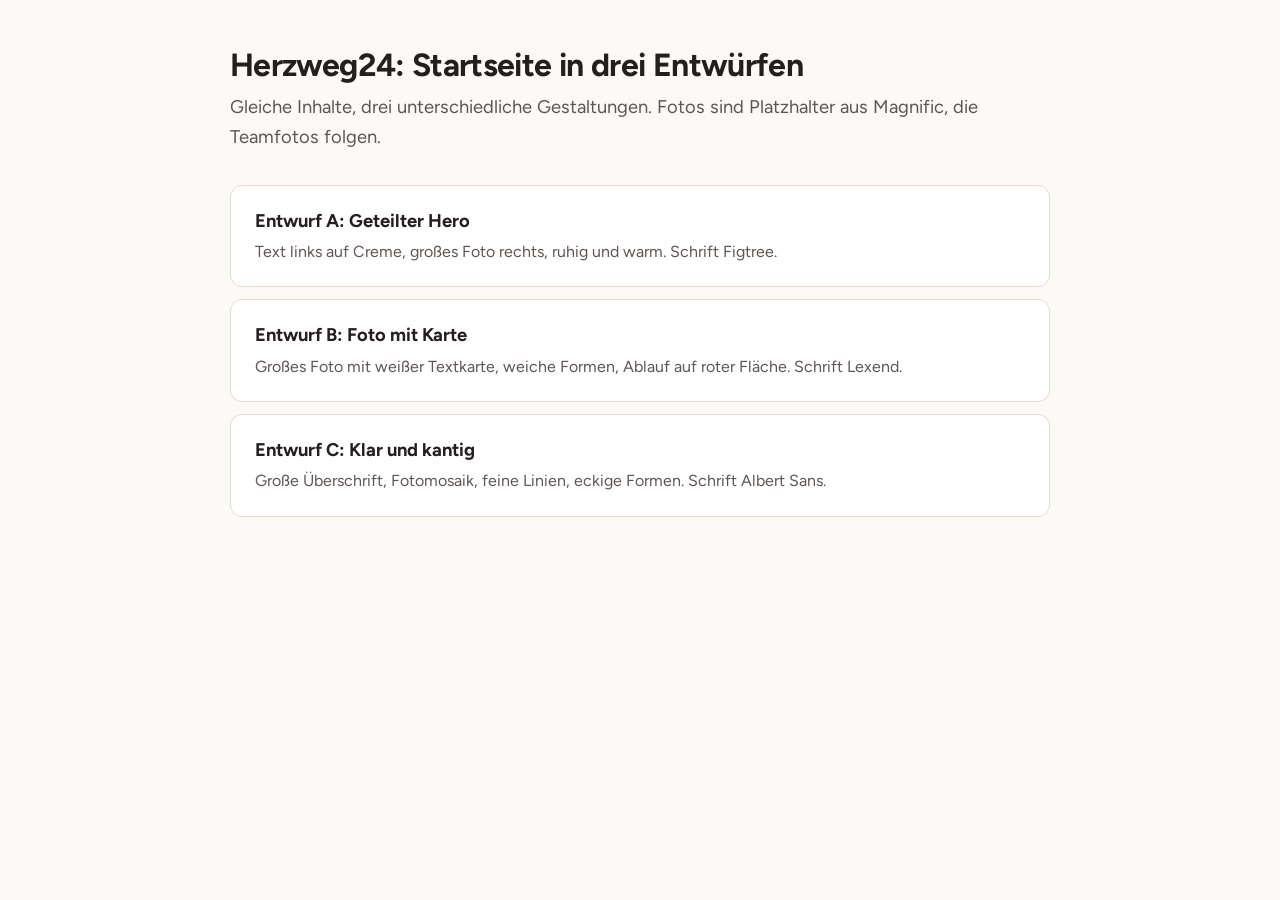
<file: index.html>
<!doctype html>
<html lang="de"><head><meta charset="utf-8"><meta name="viewport" content="width=device-width, initial-scale=1">
<title>Herzweg24 Startseite: Entwürfe</title><meta name="robots" content="noindex">
<link rel="stylesheet" href="assets/css/base.css">
<style>
body { padding: 3rem 1.25rem; }
.wrap { max-width: 820px; }
h1 { font-size: 2rem; margin-bottom: .5rem; }
p { color: var(--ink-soft); }
ul { list-style: none; padding: 0; margin: 2rem 0 0; display: grid; gap: .75rem; }
a.card { display: block; padding: 1.25rem 1.5rem; border: 1px solid var(--line); border-radius: 12px; text-decoration: none; color: var(--ink); background: #fff; }
a.card strong { display: block; font-size: 1.15rem; }
a.card span { color: var(--ink-soft); font-size: 1rem; }
a.card:hover { border-color: var(--red); }
</style></head>
<body><div class="wrap">
<h1>Herzweg24: Startseite in drei Entwürfen</h1>
<p>Gleiche Inhalte, drei unterschiedliche Gestaltungen. Fotos sind Platzhalter aus Magnific, die Teamfotos folgen.</p>
<ul>
<li><a class="card" href="entwurf-a.html"><strong>Entwurf A: Geteilter Hero</strong><span>Text links auf Creme, großes Foto rechts, ruhig und warm. Schrift Figtree.</span></a></li>
<li><a class="card" href="entwurf-b.html"><strong>Entwurf B: Foto mit Karte</strong><span>Großes Foto mit weißer Textkarte, weiche Formen, Ablauf auf roter Fläche. Schrift Lexend.</span></a></li>
<li><a class="card" href="entwurf-c.html"><strong>Entwurf C: Klar und kantig</strong><span>Große Überschrift, Fotomosaik, feine Linien, eckige Formen. Schrift Albert Sans.</span></a></li>
</ul></div></body></html>
</file>
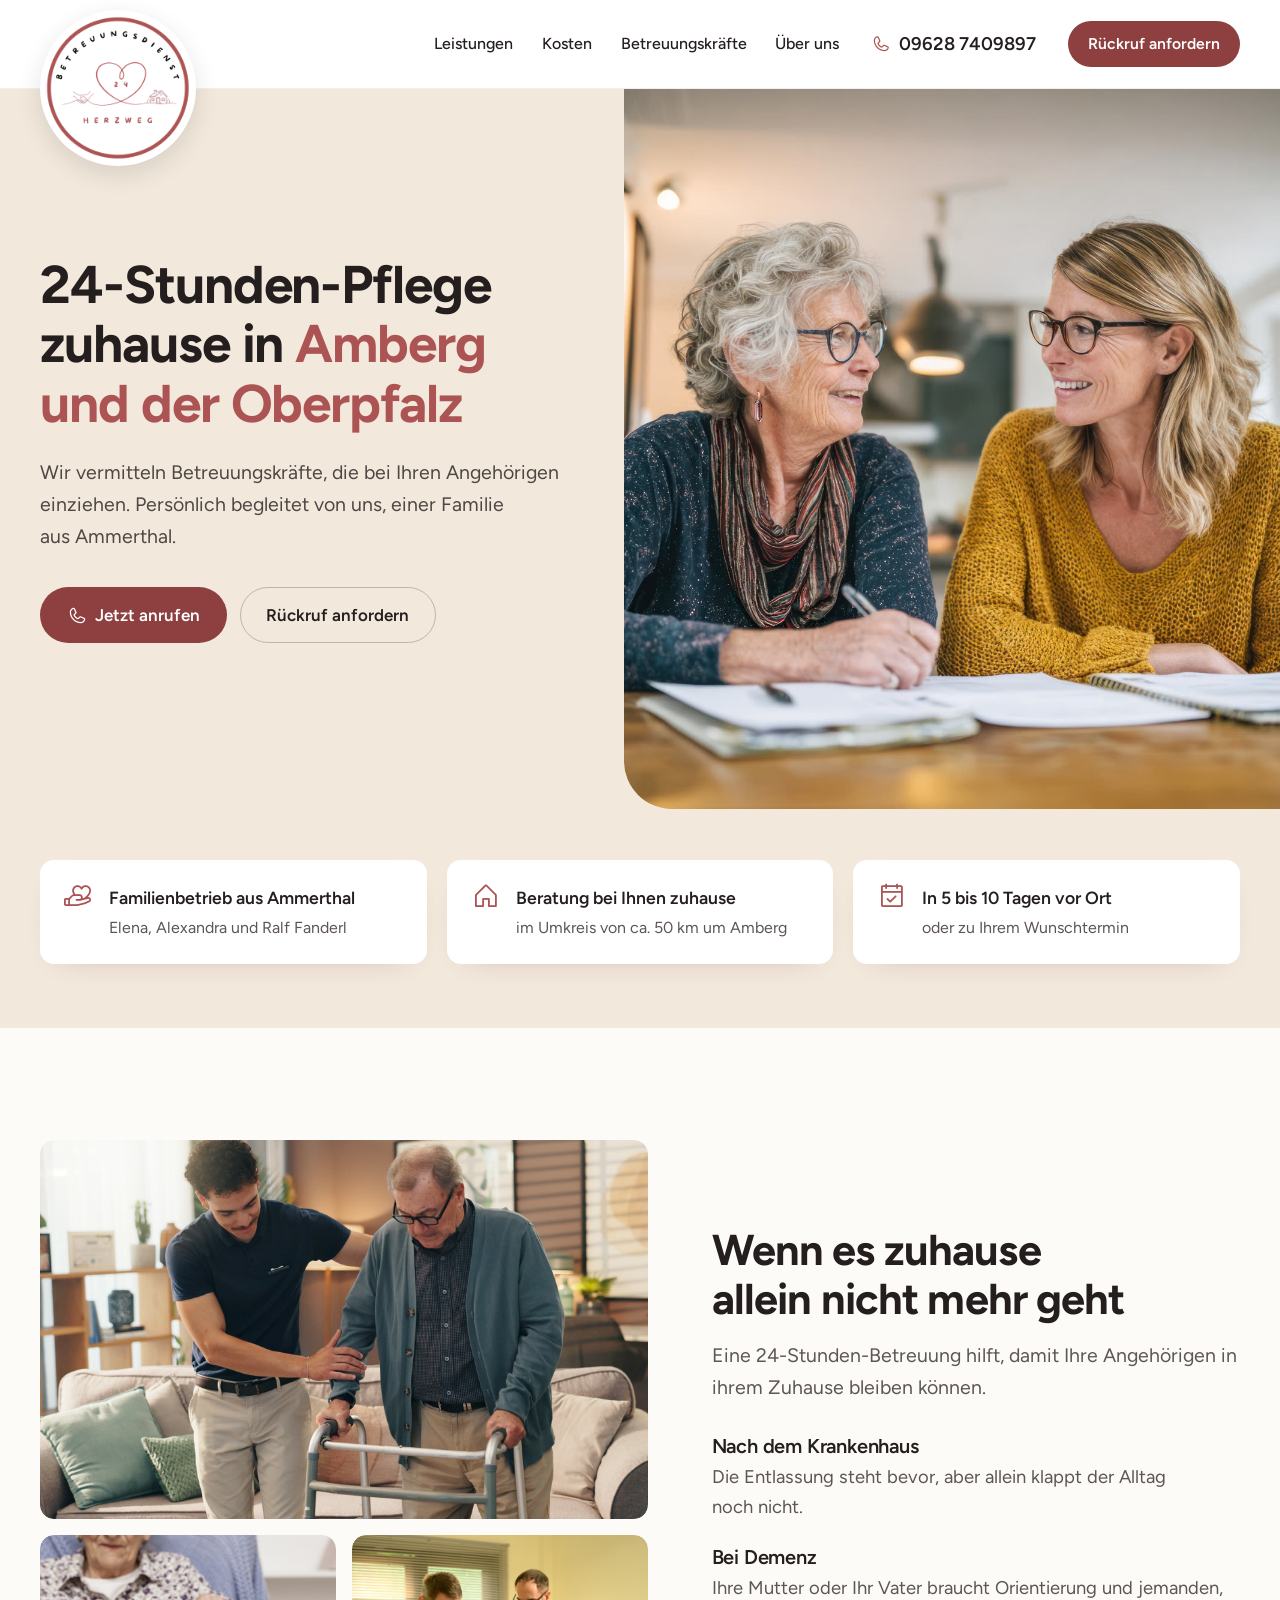
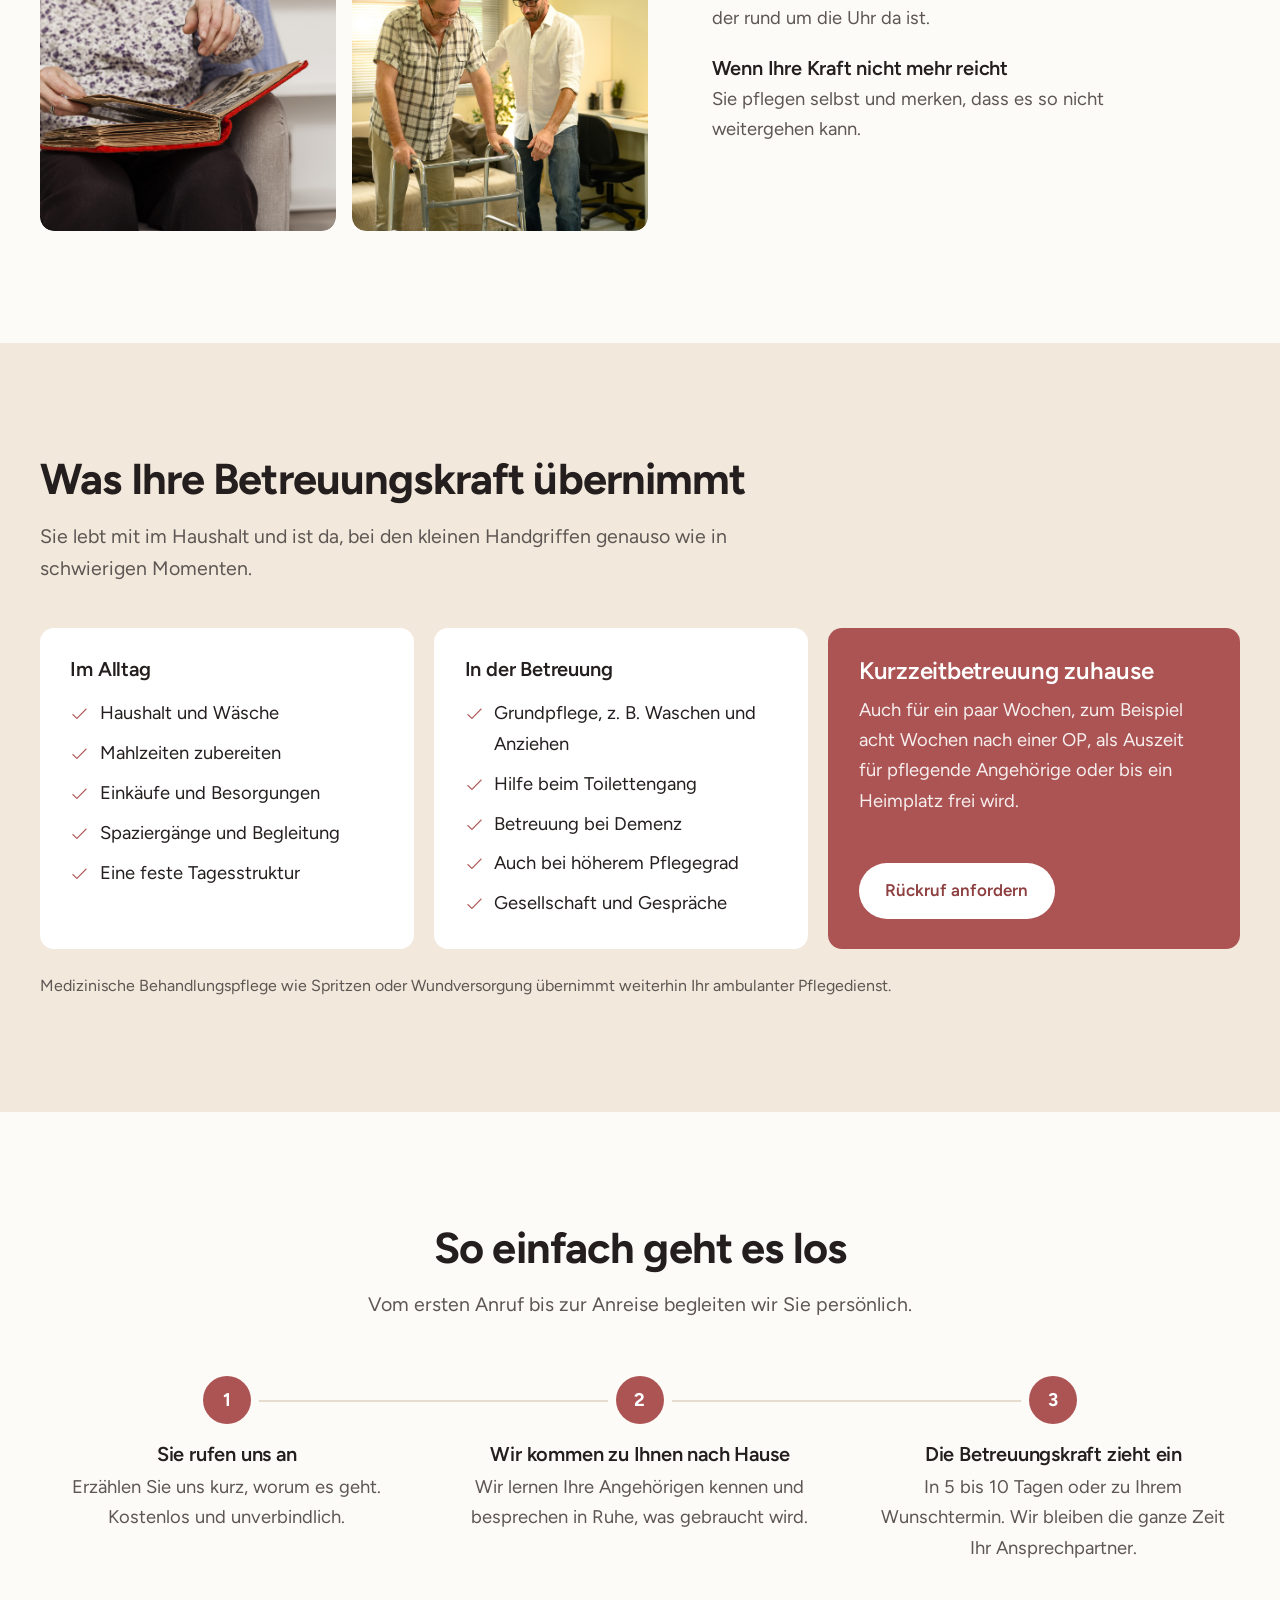
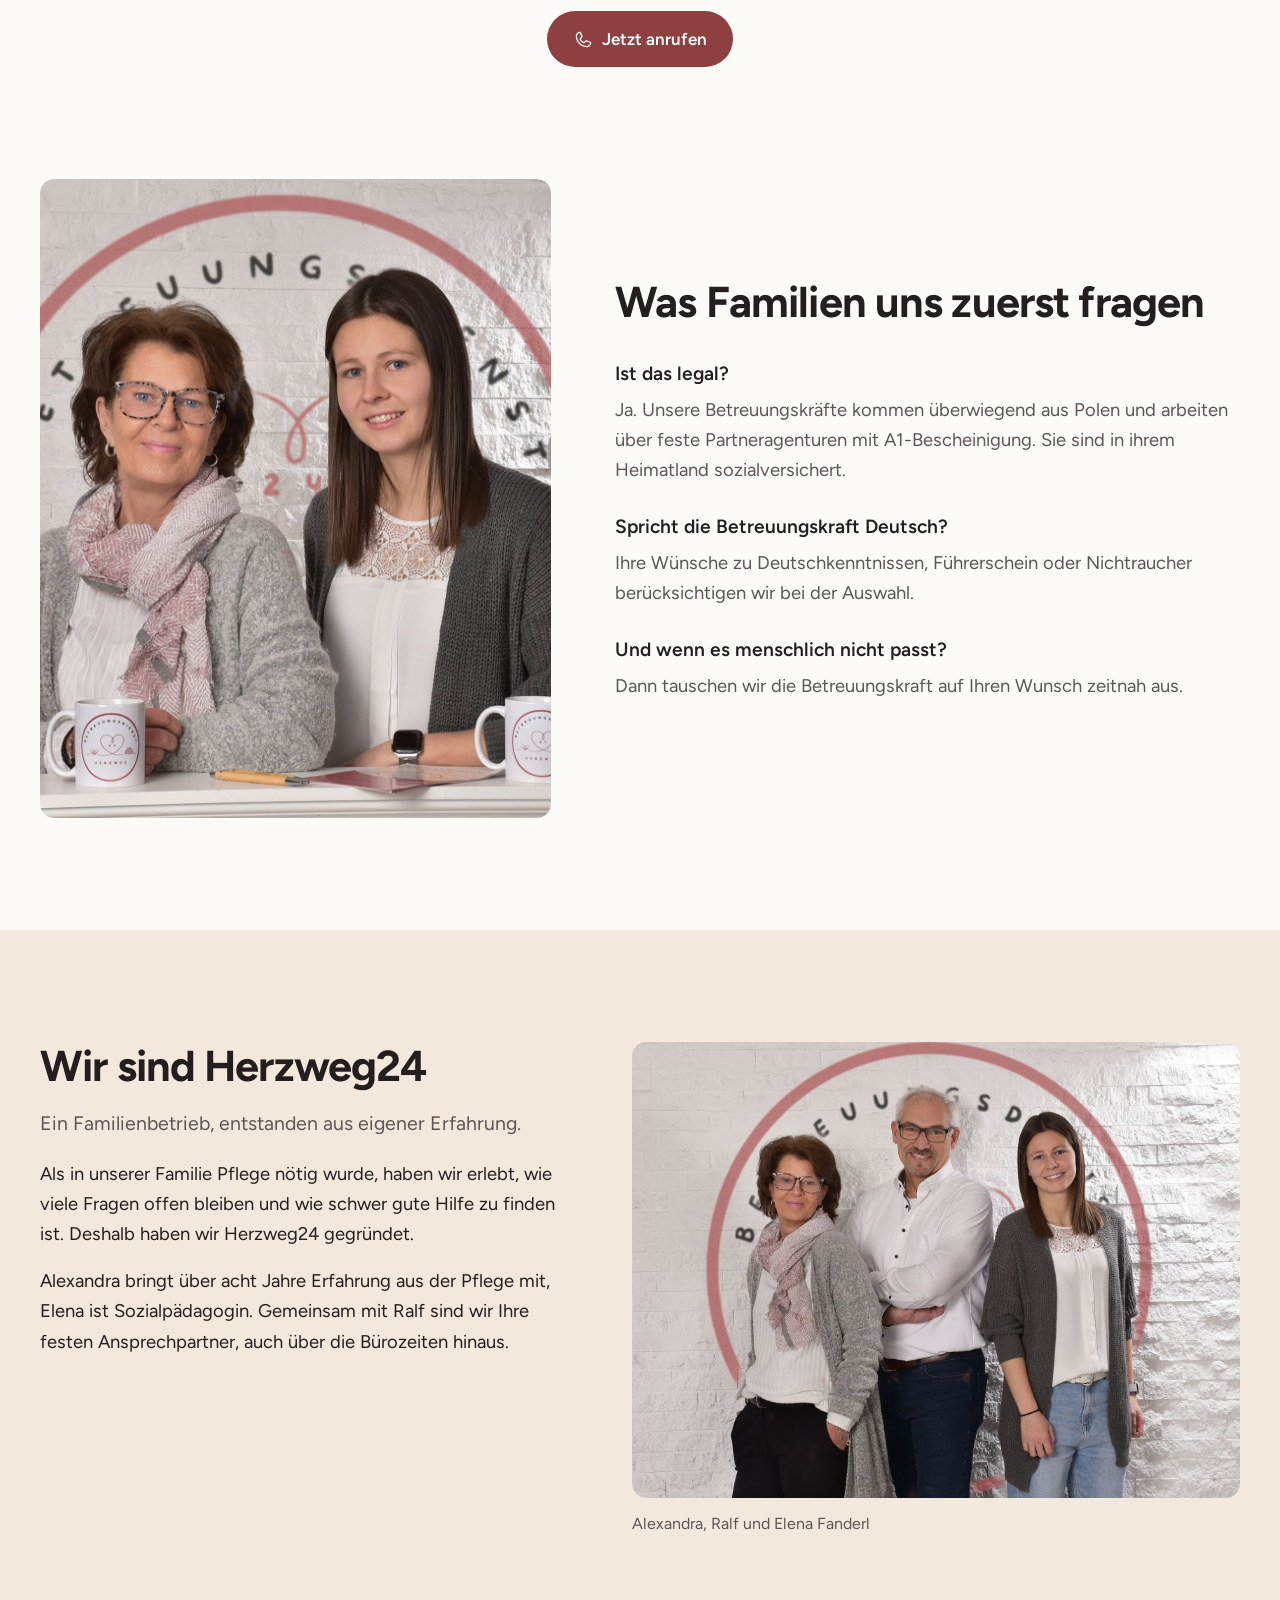
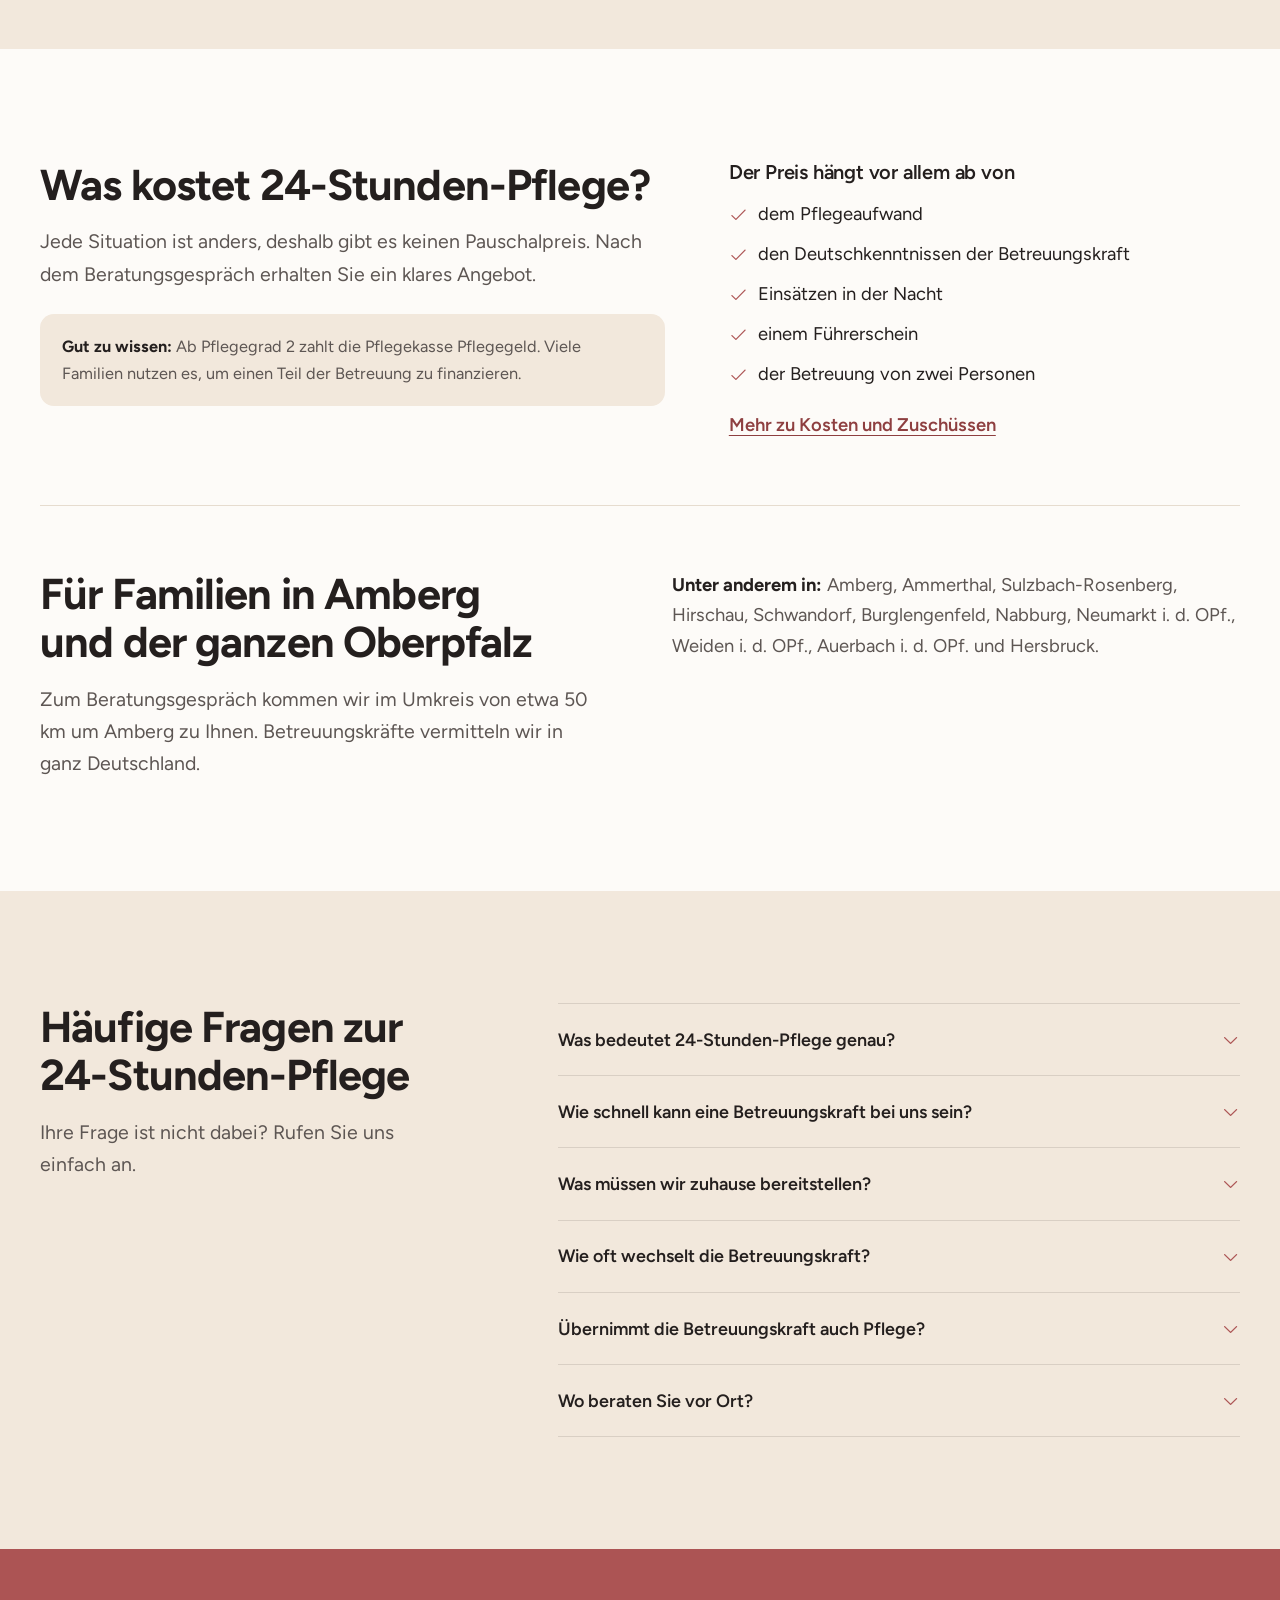
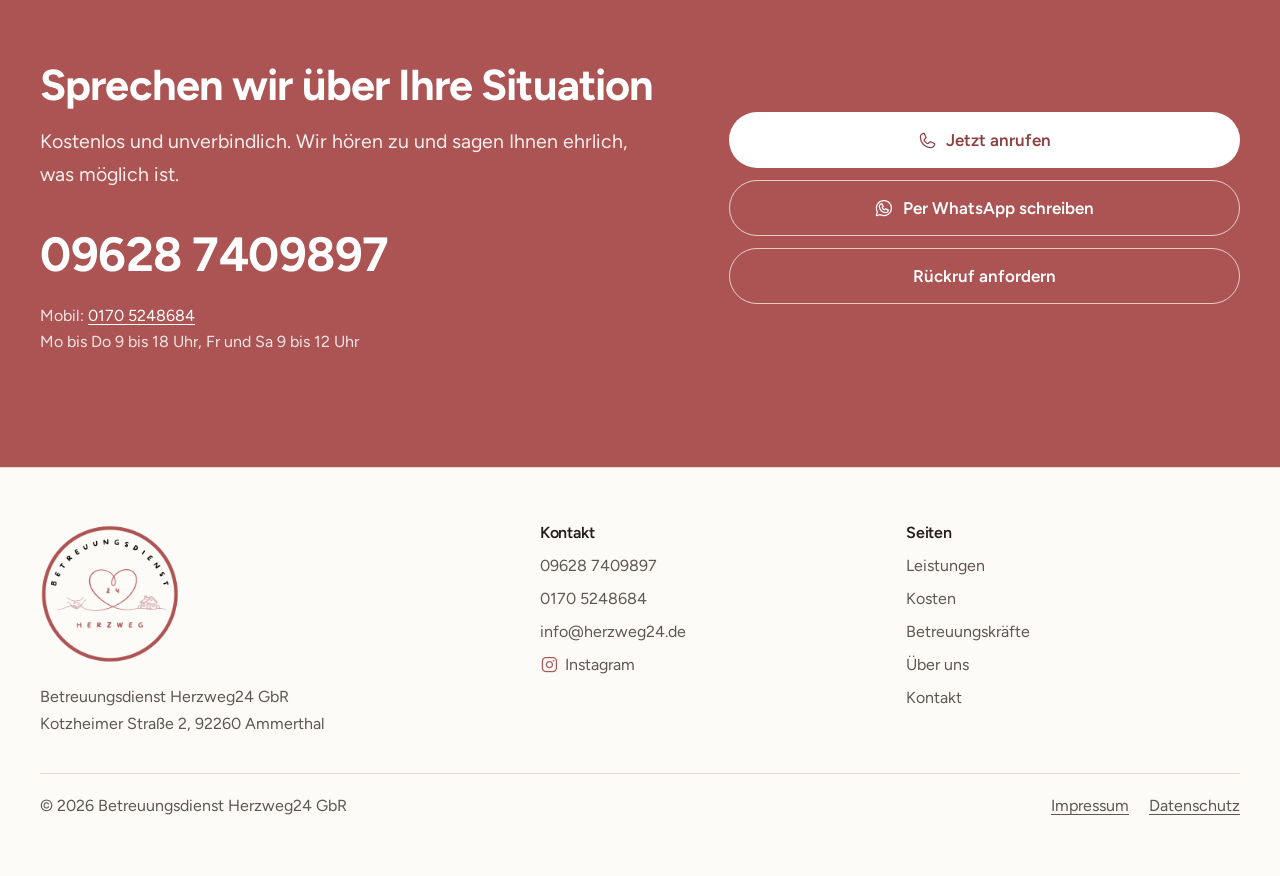
<file: entwurf-a.html>
<!doctype html>
<html lang="de">
<head>
<meta charset="utf-8">
<meta name="viewport" content="width=device-width, initial-scale=1">
<title>24 Stunden Pflege Amberg &amp; Oberpfalz | Herzweg24</title>
<meta name="description" content="Liebevolle 24-Stunden-Betreuung für Ihre Angehörigen in den eigenen vier Wänden. Persönliche Beratung vor Ort im Raum Amberg. Jetzt kostenlos anfragen.">
<meta name="robots" content="noindex">
<link rel="icon" href="assets/img/logo-herzweg24.png">
<link rel="stylesheet" href="assets/icons/icons.css">
<link rel="stylesheet" href="assets/css/base.css">
<script>document.documentElement.classList.add('js')</script>
<style>
:root { --font: "Figtree", system-ui, sans-serif; --bg: #fdfbf8; }
.hero { background: var(--cream); overflow: hidden; }
.hero-grid { display: grid; grid-template-columns: minmax(0, 1fr) minmax(0, 1.05fr); min-height: min(720px, calc(100dvh - 5.5rem)); }
.hero-copy { align-self: center; padding: clamp(3rem, 6vw, 5rem) clamp(1.25rem, 5vw, 4.5rem) clamp(3rem, 6vw, 5rem) max(1.25rem, calc((100vw - 1200px) / 2)); }
.hero-copy h1 { max-width: 17ch; font-size: clamp(2.2rem, 1.4rem + 2.4vw, 3.4rem); }
.hero-copy .lead { margin-top: 1.4rem; max-width: 40ch; color: #4f4744; }
.hero-actions { display: flex; flex-wrap: wrap; gap: .8rem; margin-top: 2.2rem; }
.hero-media { position: relative; }
.hero-media img { position: absolute; inset: 0; width: 100%; height: 100%; object-fit: cover; object-position: 50% 40%; border-bottom-left-radius: 48px; }
.facts { background: var(--cream); padding-block: clamp(2.5rem, 4vw, 3.5rem) clamp(3rem, 5vw, 4.5rem); }
.facts ul { list-style: none; margin: 0; padding: 0; display: grid; grid-template-columns: repeat(3, 1fr); gap: 1.25rem; }
.facts li { background: #fff; border-radius: var(--radius); padding: 1.4rem 1.5rem; display: grid; grid-template-columns: auto 1fr; gap: .2rem 1rem; box-shadow: 0 10px 30px -22px rgb(122 53 54 / .45); }
.facts .ph { grid-row: span 2; font-size: 1.8rem; color: var(--red); }
.facts strong { font-weight: 600; font-size: 1.1rem; }
.facts span { color: var(--ink-soft); font-size: 1rem; }
.sit-grid { display: grid; grid-template-columns: 1.15fr 1fr; gap: clamp(2rem, 5vw, 5rem); align-items: center; }
.sit-photos { display: grid; grid-template-columns: 1fr 1fr; grid-template-rows: auto auto; gap: 1rem; }
.sit-photos .photo:first-child { grid-column: 1 / -1; aspect-ratio: 16 / 10; }
.sit-photos .photo { aspect-ratio: 1; }
.sit-list { margin-top: 2rem; display: grid; gap: 1.5rem; }
.sit-list h3 { margin-bottom: .25rem; }
.sit-list p { color: var(--ink-soft); }
.services { background: var(--cream); }
.services-head { max-width: 46rem; }
.services-head .lead { margin-top: 1rem; }
.services-grid { margin-top: 2.75rem; display: grid; grid-template-columns: 1fr 1fr 1.1fr; gap: 1.25rem; align-items: stretch; }
.svc { background: #fff; border-radius: var(--radius); padding: 1.9rem; }
.svc h3 { margin-bottom: 1.1rem; }
.svc-short { background: var(--red); color: #fff; border-radius: var(--radius); padding: 1.9rem; display: flex; flex-direction: column; }
.svc-short h3 { color: #fff; font-size: 1.5rem; margin-bottom: .6rem; }
.svc-short p { color: rgb(255 255 255 / .9); margin-bottom: 1.2rem; }
.svc-short .check-list .ph { color: #fff; }
.svc-short .btn { margin-top: auto; align-self: flex-start; }
.svc-note { margin-top: 1.5rem; color: var(--ink-soft); font-size: 1rem; }
.steps-head { text-align: center; max-width: 40rem; margin-inline: auto; }
.steps-head .lead { margin: 1rem auto 0; }
.steps { list-style: none; margin: 3.5rem 0 0; padding: 0; display: grid; grid-template-columns: repeat(3, 1fr); gap: 2.5rem; counter-reset: s; position: relative; }
.steps::before { content: ""; position: absolute; top: 1.5rem; left: 16%; right: 16%; height: 2px; background: var(--line); }
.steps li { counter-increment: s; text-align: center; position: relative; }
.steps li::before { content: counter(s); display: grid; place-items: center; width: 3rem; height: 3rem; margin: 0 auto 1.2rem; border-radius: 50%; background: var(--red); color: #fff; font-weight: 700; box-shadow: 0 0 0 8px var(--bg); }
.steps h3 { margin-bottom: .4rem; }
.steps p { color: var(--ink-soft); max-width: 30ch; margin-inline: auto; }
.steps-cta { text-align: center; margin-top: 3rem; }
.qa-grid { display: grid; grid-template-columns: .9fr 1.1fr; gap: clamp(2rem, 5vw, 5rem); align-items: center; }
.qa-grid .photo { aspect-ratio: 4 / 5; }
.qa-grid .photo img { object-position: 58% 40%; }
.qa { margin-top: 2rem; display: grid; gap: 1.6rem; }
.qa dt { font-weight: 600; font-size: 1.2rem; }
.qa dd { margin: .3rem 0 0; color: var(--ink-soft); }
.team { background: var(--cream); }
.team-grid { display: grid; grid-template-columns: 1fr 1.15fr; gap: clamp(2rem, 5vw, 5rem); align-items: start; }
.team-grid p + p { margin-top: 1rem; }
.team-grid .lead { margin: 1rem 0 1.25rem; }
.team-photo { margin: 0; }
.team-photo .photo { aspect-ratio: 4 / 3; }
.team-photo .photo img { object-position: 50% 30%; }
.team-photo figcaption { margin-top: .8rem; color: var(--ink-soft); font-size: 1rem; }
.people figcaption { margin-top: .75rem; }
.people strong { display: block; font-weight: 600; }
.people span { color: var(--ink-soft); font-size: .95rem; }
.costs-grid { display: grid; grid-template-columns: 1.1fr .9fr; gap: clamp(2rem, 5vw, 5rem); }
.costs-grid .lead { margin-top: 1rem; }
.hint { margin-top: 1.5rem; padding: 1.2rem 1.4rem; background: var(--cream); border-radius: var(--radius); color: var(--ink-soft); font-size: 1.02rem; }
.hint strong { color: var(--ink); }
.factors h3 { margin-bottom: 1rem; }
.factors a { display: inline-block; margin-top: 1.3rem; font-weight: 600; }
.area { padding-top: 0; }
#kosten { padding-bottom: clamp(3rem, 5vw, 4.5rem); }
.area-box { border-top: 1px solid var(--line); padding-top: clamp(3rem, 5vw, 4.5rem); display: grid; grid-template-columns: 1fr 1fr; gap: clamp(2rem, 5vw, 5rem); }
.area-box .lead { margin-top: 1rem; }
.area-box .places { color: var(--ink-soft); }
.area-box .places strong { color: var(--ink); }
.faq { background: var(--cream); }
.faq-grid { display: grid; grid-template-columns: .8fr 1.2fr; gap: clamp(2rem, 5vw, 5rem); }
.faq-grid .lead { margin-top: 1rem; }
.faq .faq-list details { border-color: rgb(36 31 30 / .12); }
.contact { background: var(--red); color: #fff; }
.contact-inner { display: grid; grid-template-columns: 1.1fr .9fr; gap: clamp(2rem, 5vw, 5rem); align-items: center; }
.contact h2 { color: #fff; }
.contact .lead { color: rgb(255 255 255 / .9); margin-top: 1rem; }
.contact-phone { display: inline-block; margin-top: 1.6rem; font-size: clamp(2rem, 1.4rem + 2vw, 3rem); font-weight: 700; color: #fff; text-decoration: none; letter-spacing: -.01em; }
.contact-meta { margin-top: .5rem; color: rgb(255 255 255 / .85); font-size: 1rem; }
.contact-meta a { color: #fff; }
.contact-actions { display: grid; gap: .75rem; }
.contact-actions .btn { width: 100%; }
.contact :focus-visible { outline-color: #fff; }
@media (max-width: 960px) {
  .hero-grid { grid-template-columns: 1fr; min-height: 0; }
  .hero-copy { padding: 2.5rem 1.25rem 2.5rem; }
  .hero-media { aspect-ratio: 4 / 3; order: -1; }
  .hero-media img { border-bottom-left-radius: 0; }
  .facts { padding-top: 0; }
  .facts ul { gap: .75rem; }
  .facts li { padding: 1.1rem 1.25rem; }
  .facts ul, .services-grid, .sit-grid, .qa-grid, .team-grid, .costs-grid, .area-box, .faq-grid, .contact-inner { grid-template-columns: 1fr; }
  .steps { grid-template-columns: 1fr; text-align: left; }
  .steps::before { display: none; }
  .steps li { text-align: left; display: grid; grid-template-columns: 3rem 1fr; gap: 0 1rem; }
  .steps li::before { margin: 0; grid-row: span 2; }
  .steps p { margin: 0; }
  .qa-grid .photo { aspect-ratio: 4 / 3; }
}
</style>
</head>
<body class="v-a">
<a class="sr-only" href="#inhalt">Zum Inhalt springen</a>
<header class="site-header" id="top">
  <div class="wrap header-inner">
    <a class="brand" href="#top" aria-label="Betreuungsdienst Herzweg24, zur Startseite">
  <img src="assets/img/logo-herzweg24-360.png" width="180" height="180" alt="Betreuungsdienst Herzweg24">
</a>
    <nav class="main-nav" id="nav" aria-label="Hauptnavigation">
      <a href="#leistungen"><span>Leistungen</span><i class="ph ph-arrow-right nav-arrow" aria-hidden="true"></i></a><a href="#kosten"><span>Kosten</span><i class="ph ph-arrow-right nav-arrow" aria-hidden="true"></i></a><a href="#betreuungskraefte"><span>Betreuungskräfte</span><i class="ph ph-arrow-right nav-arrow" aria-hidden="true"></i></a><a href="#ueber-uns"><span>Über uns</span><i class="ph ph-arrow-right nav-arrow" aria-hidden="true"></i></a><a href="#kontakt" class="nav-mobile-only"><span>Kontakt</span><i class="ph ph-arrow-right nav-arrow" aria-hidden="true"></i></a>
      <div class="nav-extra">
        <a class="btn btn-primary" href="tel:+4996287409897" data-conversion="anruf"><i class="ph ph-phone" aria-hidden="true"></i>09628 7409897</a>
        <a class="btn btn-ghost" href="https://wa.me/491705248684" target="_blank" rel="noopener" data-conversion="whatsapp"><i class="ph ph-whatsapp-logo" aria-hidden="true"></i>Per WhatsApp schreiben</a>
        <p><i class="ph ph-clock" aria-hidden="true"></i>Mo bis Do 9 bis 18, Fr und Sa 9 bis 12 Uhr</p>
      </div>
    </nav>
    <a class="header-phone" href="tel:+4996287409897" data-conversion="anruf"><i class="ph ph-phone" aria-hidden="true"></i>09628 7409897</a>
    <a class="btn btn-primary header-cta" href="https://forms.cloud.microsoft/Pages/ResponsePage.aspx?id=EPrh1cgauUe2HvMaPHXPu1EsKyl7h5tHnTXdQtuc9rlUN0JQUEFRRExWUlhVMlFURk5WVlhBMkpTNy4u" target="_blank" rel="noopener" data-conversion="formular">Rückruf anfordern</a>
    <button class="menu-toggle" type="button" aria-expanded="false" aria-controls="nav" aria-label="Menü öffnen"><i class="ph ph-list" aria-hidden="true"></i></button>
  </div>
</header>
<main id="inhalt">

<section class="hero">
  <div class="hero-grid">
    <div class="hero-copy">
      <h1 class="rise">24-Stunden-Pflege zuhause in <span class="accent">Amberg und der Oberpfalz</span></h1>
      <p class="lead rise">Wir vermitteln Betreuungskräfte, die bei Ihren Angehörigen einziehen. Persönlich begleitet von uns, einer Familie aus Ammerthal.</p>
      <div class="hero-actions rise"><a class="btn btn-primary" href="tel:+4996287409897" data-conversion="anruf"><i class="ph ph-phone" aria-hidden="true"></i>Jetzt anrufen</a><a class="btn btn-ghost" href="https://forms.cloud.microsoft/Pages/ResponsePage.aspx?id=EPrh1cgauUe2HvMaPHXPu1EsKyl7h5tHnTXdQtuc9rlUN0JQUEFRRExWUlhVMlFURk5WVlhBMkpTNy4u" target="_blank" rel="noopener" data-conversion="formular">Rückruf anfordern</a></div>
    </div>
    <div class="hero-media rise"><img src="assets/img/beratung-tisch.jpg" width="1800" height="1200" alt="Tochter und Mutter besprechen Unterlagen am Küchentisch" fetchpriority="high" class=""></div>
  </div>
</section>
<section class="facts" aria-label="Das Wichtigste auf einen Blick"><div class="wrap"><ul data-group><li class="r"><i class="ph ph-hand-heart" aria-hidden="true"></i><strong>Familienbetrieb aus Ammerthal</strong><span>Elena, Alexandra und Ralf Fanderl</span></li><li class="r"><i class="ph ph-house" aria-hidden="true"></i><strong>Beratung bei Ihnen zuhause</strong><span>im Umkreis von ca. 50 km um Amberg</span></li><li class="r"><i class="ph ph-calendar-check" aria-hidden="true"></i><strong>In 5 bis 10 Tagen vor Ort</strong><span>oder zu Ihrem Wunschtermin</span></li></ul></div></section>

<section class="section">
  <div class="wrap sit-grid">
    <div class="sit-photos rise">
      <div class="photo"><img src="assets/img/rollator-betreuerin.jpg" width="1800" height="1350" alt="Betreuer stützt einen älteren Herrn mit Rollator im Wohnzimmer" loading="lazy" class=""></div>
      <div class="photo"><img src="assets/img/fotoalbum.jpg" width="1800" height="1350" alt="Ältere Dame blättert in einem Fotoalbum" loading="lazy" class=""></div>
      <div class="photo"><img src="assets/img/sohn-vater.jpg" width="1800" height="1350" alt="Sohn hilft seinem Vater mit dem Rollator" loading="lazy" class=""></div>
    </div>
    <div class="rise">
      <h2>Wenn es zuhause allein nicht mehr geht</h2>
      <p class="lead" style="margin-top:1rem">Eine 24-Stunden-Betreuung hilft, damit Ihre Angehörigen in ihrem Zuhause bleiben können.</p>
      <div class="sit-list"><div><h3>Nach dem Krankenhaus</h3><p>Die Entlassung steht bevor, aber allein klappt der Alltag noch nicht.</p></div><div><h3>Bei Demenz</h3><p>Ihre Mutter oder Ihr Vater braucht Orientierung und jemanden, der rund um die Uhr da ist.</p></div><div><h3>Wenn Ihre Kraft nicht mehr reicht</h3><p>Sie pflegen selbst und merken, dass es so nicht weitergehen kann.</p></div></div>
    </div>
  </div>
</section>

<section class="section services" id="leistungen">
  <div class="wrap">
    <div class="services-head rise"><h2>Was Ihre Betreuungskraft übernimmt</h2><p class="lead">Sie lebt mit im Haushalt und ist da, bei den kleinen Handgriffen genauso wie in schwierigen Momenten.</p></div>
    <div class="services-grid" data-group>
      <div class="svc r"><h3>Im Alltag</h3><ul class="check-list"><li><i class="ph ph-check" aria-hidden="true"></i>Haushalt und Wäsche</li><li><i class="ph ph-check" aria-hidden="true"></i>Mahlzeiten zubereiten</li><li><i class="ph ph-check" aria-hidden="true"></i>Einkäufe und Besorgungen</li><li><i class="ph ph-check" aria-hidden="true"></i>Spaziergänge und Begleitung</li><li><i class="ph ph-check" aria-hidden="true"></i>Eine feste Tagesstruktur</li></ul></div>
      <div class="svc r"><h3>In der Betreuung</h3><ul class="check-list"><li><i class="ph ph-check" aria-hidden="true"></i>Grundpflege, z. B. Waschen und Anziehen</li><li><i class="ph ph-check" aria-hidden="true"></i>Hilfe beim Toilettengang</li><li><i class="ph ph-check" aria-hidden="true"></i>Betreuung bei Demenz</li><li><i class="ph ph-check" aria-hidden="true"></i>Auch bei höherem Pflegegrad</li><li><i class="ph ph-check" aria-hidden="true"></i>Gesellschaft und Gespräche</li></ul></div>
      <div class="svc-short r" id="kurzzeitbetreuung"><h3>Kurzzeitbetreuung zuhause</h3><p>Auch für ein paar Wochen, zum Beispiel acht Wochen nach einer OP, als Auszeit für pflegende Angehörige oder bis ein Heimplatz frei wird.</p><a class="btn btn-light" href="https://forms.cloud.microsoft/Pages/ResponsePage.aspx?id=EPrh1cgauUe2HvMaPHXPu1EsKyl7h5tHnTXdQtuc9rlUN0JQUEFRRExWUlhVMlFURk5WVlhBMkpTNy4u" target="_blank" rel="noopener" data-conversion="formular">Rückruf anfordern</a></div>
    </div>
    <p class="svc-note">Medizinische Behandlungspflege wie Spritzen oder Wundversorgung übernimmt weiterhin Ihr ambulanter Pflegedienst.</p>
  </div>
</section>

<section class="section">
  <div class="wrap">
    <div class="steps-head rise"><h2>So einfach geht es los</h2><p class="lead">Vom ersten Anruf bis zur Anreise begleiten wir Sie persönlich.</p></div>
    <ol class="steps" data-group><li class="r"><h3>Sie rufen uns an</h3><p>Erzählen Sie uns kurz, worum es geht. Kostenlos und unverbindlich.</p></li><li class="r"><h3>Wir kommen zu Ihnen nach Hause</h3><p>Wir lernen Ihre Angehörigen kennen und besprechen in Ruhe, was gebraucht wird.</p></li><li class="r"><h3>Die Betreuungskraft zieht ein</h3><p>In 5 bis 10 Tagen oder zu Ihrem Wunschtermin. Wir bleiben die ganze Zeit Ihr Ansprechpartner.</p></li></ol>
    <div class="steps-cta"><a class="btn btn-primary" href="tel:+4996287409897" data-conversion="anruf"><i class="ph ph-phone" aria-hidden="true"></i>Jetzt anrufen</a></div>
  </div>
</section>

<section class="section" id="betreuungskraefte" style="padding-top:0">
  <div class="wrap qa-grid">
    <div class="photo rise"><img src="assets/img/team-duo.jpg" width="1800" height="1301" alt="Alexandra und Elena Fanderl am Stehtisch mit Herzweg24-Tassen" loading="lazy" class=""></div>
    <div class="rise"><h2>Was Familien uns zuerst fragen</h2><dl class="qa"><div><dt>Ist das legal?</dt><dd>Ja. Unsere Betreuungskräfte kommen überwiegend aus Polen und arbeiten über feste Partneragenturen mit A1-Bescheinigung. Sie sind in ihrem Heimatland sozialversichert.</dd></div><div><dt>Spricht die Betreuungskraft Deutsch?</dt><dd>Ihre Wünsche zu Deutschkenntnissen, Führerschein oder Nichtraucher berücksichtigen wir bei der Auswahl.</dd></div><div><dt>Und wenn es menschlich nicht passt?</dt><dd>Dann tauschen wir die Betreuungskraft auf Ihren Wunsch zeitnah aus.</dd></div></dl></div>
  </div>
</section>

<section class="section team" id="ueber-uns">
  <div class="wrap team-grid">
    <div class="rise">
      <h2>Wir sind Herzweg24</h2>
      <p class="lead">Ein Familienbetrieb, entstanden aus eigener Erfahrung.</p>
      <p>Als in unserer Familie Pflege nötig wurde, haben wir erlebt, wie viele Fragen offen bleiben und wie schwer gute Hilfe zu finden ist. Deshalb haben wir Herzweg24 gegründet.</p>
      <p>Alexandra bringt über acht Jahre Erfahrung aus der Pflege mit, Elena ist Sozialpädagogin. Gemeinsam mit Ralf sind wir Ihre festen Ansprechpartner, auch über die Bürozeiten hinaus.</p>
    </div>
    <figure class="team-photo rise"><div class="photo"><img src="assets/img/team-gruppe.jpg" width="1800" height="1301" alt="Alexandra, Ralf und Elena Fanderl vor dem Herzweg24-Logo" loading="lazy" class=""></div><figcaption>Alexandra, Ralf und Elena Fanderl</figcaption></figure>
  </div>
</section>

<section class="section" id="kosten">
  <div class="wrap costs-grid">
    <div class="rise">
      <h2>Was kostet <span class="nowrap">24-Stunden-Pflege</span>?</h2>
      <p class="lead">Jede Situation ist anders, deshalb gibt es keinen Pauschalpreis. Nach dem Beratungsgespräch erhalten Sie ein klares Angebot.</p>
      <p class="hint"><strong>Gut zu wissen:</strong> Ab Pflegegrad 2 zahlt die Pflegekasse Pflegegeld. Viele Familien nutzen es, um einen Teil der Betreuung zu finanzieren.</p>
    </div>
    <div class="factors rise"><h3>Der Preis hängt vor allem ab von</h3><ul class="check-list"><li><i class="ph ph-check" aria-hidden="true"></i>dem Pflegeaufwand</li><li><i class="ph ph-check" aria-hidden="true"></i>den Deutschkenntnissen der Betreuungskraft</li><li><i class="ph ph-check" aria-hidden="true"></i>Einsätzen in der Nacht</li><li><i class="ph ph-check" aria-hidden="true"></i>einem Führerschein</li><li><i class="ph ph-check" aria-hidden="true"></i>der Betreuung von zwei Personen</li></ul><a href="#kosten">Mehr zu Kosten und Zuschüssen</a></div>
  </div>
</section>

<section class="section area">
  <div class="wrap area-box rise">
    <div><h2>Für Familien in Amberg und der ganzen Oberpfalz</h2><p class="lead">Zum Beratungsgespräch kommen wir im Umkreis von etwa 50 km um Amberg zu Ihnen. Betreuungskräfte vermitteln wir in ganz Deutschland.</p></div>
    <p class="places"><strong>Unter anderem in:</strong> Amberg, Ammerthal, Sulzbach-Rosenberg, Hirschau, Schwandorf, Burglengenfeld, Nabburg, Neumarkt i. d. OPf., Weiden i. d. OPf., Auerbach i. d. OPf. und Hersbruck.</p>
  </div>
</section>

<section class="section faq" id="faq">
  <div class="wrap faq-grid">
    <div class="rise"><h2>Häufige Fragen zur <span class="nowrap">24-Stunden-Pflege</span></h2><p class="lead">Ihre Frage ist nicht dabei? Rufen Sie uns einfach an.</p></div>
    <div class="rise"><div class="faq-list"><details><summary>Was bedeutet 24-Stunden-Pflege genau?<i class="ph ph-caret-down" aria-hidden="true"></i></summary><p class="answer">Eine Betreuungskraft wohnt mit im Haushalt Ihres Angehörigen und unterstützt im Alltag und bei der Grundpflege. Sie hat geregelte Pausen und Freizeit, ist aber im Haus und damit da, wenn sie gebraucht wird.</p></details><details><summary>Wie schnell kann eine Betreuungskraft bei uns sein?<i class="ph ph-caret-down" aria-hidden="true"></i></summary><p class="answer">In der Regel innerhalb von 5 bis 10 Tagen nach dem Beratungsgespräch. Wenn Sie einen festen Starttermin brauchen, zum Beispiel die Entlassung aus dem Krankenhaus, planen wir darauf hin.</p></details><details><summary>Was müssen wir zuhause bereitstellen?<i class="ph ph-caret-down" aria-hidden="true"></i></summary><p class="answer">Ein eigenes Zimmer für die Betreuungskraft, einen Internetzugang sowie die Mitbenutzung von Bad und Küche.</p></details><details><summary>Wie oft wechselt die Betreuungskraft?<i class="ph ph-caret-down" aria-hidden="true"></i></summary><p class="answer">Üblich ist ein Wechsel alle 2 bis 3 Monate. Wir begleiten jeden Wechsel persönlich.</p></details><details><summary>Übernimmt die Betreuungskraft auch Pflege?<i class="ph ph-caret-down" aria-hidden="true"></i></summary><p class="answer">Ja, die Grundpflege wie Waschen, Anziehen und Hilfe beim Toilettengang. Medizinische Behandlungspflege wie Spritzen oder Wundversorgung übernimmt ein ambulanter Pflegedienst.</p></details><details><summary>Wo beraten Sie vor Ort?<i class="ph ph-caret-down" aria-hidden="true"></i></summary><p class="answer">Im Umkreis von etwa 50 km um Amberg, zum Beispiel in Sulzbach-Rosenberg, Schwandorf, Neumarkt und Weiden. Außerhalb davon vermitteln wir ebenfalls und beraten Sie telefonisch.</p></details></div></div>
  </div>
</section>

<section class="section contact" id="kontakt"><div class="wrap"><div class="contact-inner" data-group>
  <div class="r">
    <h2>Sprechen wir über Ihre Situation</h2>
    <p class="lead">Kostenlos und unverbindlich. Wir hören zu und sagen Ihnen ehrlich, was möglich ist.</p>
    <a class="contact-phone" href="tel:+4996287409897" data-conversion="anruf">09628 7409897</a>
    <p class="contact-meta">Mobil: <a href="tel:+491705248684" data-conversion="anruf">0170 5248684</a><br>Mo bis Do 9 bis 18 Uhr, Fr und Sa 9 bis 12 Uhr</p>
  </div>
  <div class="contact-actions r">
    <a class="btn btn-light" href="tel:+4996287409897" data-conversion="anruf"><i class="ph ph-phone" aria-hidden="true"></i>Jetzt anrufen</a>
    <a class="btn btn-outline-light" href="https://wa.me/491705248684" target="_blank" rel="noopener" data-conversion="whatsapp"><i class="ph ph-whatsapp-logo" aria-hidden="true"></i>Per WhatsApp schreiben</a>
    <a class="btn btn-outline-light" href="https://forms.cloud.microsoft/Pages/ResponsePage.aspx?id=EPrh1cgauUe2HvMaPHXPu1EsKyl7h5tHnTXdQtuc9rlUN0JQUEFRRExWUlhVMlFURk5WVlhBMkpTNy4u" target="_blank" rel="noopener" data-conversion="formular">Rückruf anfordern</a>
  </div>
</div></div></section>
</main>
<footer class="site-footer">
  <div class="wrap">
    <div class="footer-grid">
      <div><a class="brand" href="#top" aria-label="Betreuungsdienst Herzweg24, zur Startseite">
  <img src="assets/img/logo-herzweg24-360.png" width="180" height="180" alt="Betreuungsdienst Herzweg24">
</a><p>Betreuungsdienst Herzweg24 GbR<br>Kotzheimer Straße 2, 92260 Ammerthal</p></div>
      <div><h3>Kontakt</h3><ul><li><a href="tel:+4996287409897" data-conversion="anruf">09628 7409897</a></li><li><a href="tel:+491705248684" data-conversion="anruf">0170 5248684</a></li><li><a href="mailto:info@herzweg24.de">info@herzweg24.de</a></li><li><a class="social" href="https://www.instagram.com/herzweg24" target="_blank" rel="noopener" aria-label="Herzweg24 auf Instagram (neuer Tab)"><i class="ph ph-instagram-logo" aria-hidden="true"></i>Instagram</a></li></ul></div>
      <div><h3>Seiten</h3><ul><li><a href="#leistungen">Leistungen</a></li><li><a href="#kosten">Kosten</a></li><li><a href="#betreuungskraefte">Betreuungskräfte</a></li><li><a href="#ueber-uns">Über uns</a></li><li><a href="#kontakt">Kontakt</a></li></ul></div>
    </div>
    <div class="footer-bottom"><span>© 2026 Betreuungsdienst Herzweg24 GbR</span><span><a href="#">Impressum</a><a href="#">Datenschutz</a></span></div>
  </div>
</footer>
<nav class="mobile-bar" aria-label="Schnellkontakt">
  <a class="call" href="tel:+4996287409897" data-conversion="anruf"><i class="ph ph-phone" aria-hidden="true"></i>Anrufen</a>
  <a href="https://wa.me/491705248684" target="_blank" rel="noopener" data-conversion="whatsapp"><i class="ph ph-whatsapp-logo" aria-hidden="true"></i>WhatsApp</a>
  <a href="https://forms.cloud.microsoft/Pages/ResponsePage.aspx?id=EPrh1cgauUe2HvMaPHXPu1EsKyl7h5tHnTXdQtuc9rlUN0JQUEFRRExWUlhVMlFURk5WVlhBMkpTNy4u" target="_blank" rel="noopener" data-conversion="formular"><i class="ph ph-chat-circle-text" aria-hidden="true"></i>Rückruf</a>
</nav>
<script>
(function () {
  var header = document.querySelector('.site-header'), toggle = document.querySelector('.menu-toggle'), nav = document.getElementById('nav');
  function setOpen(o) { header.classList.toggle('open', o); document.documentElement.classList.toggle('menu-open', o); toggle.setAttribute('aria-expanded', o); toggle.setAttribute('aria-label', o ? 'Menü schließen' : 'Menü öffnen'); toggle.firstElementChild.className = 'ph ' + (o ? 'ph-x' : 'ph-list'); }
  var sen = document.createElement('div'); sen.style.cssText = 'position:absolute;top:0;left:0;width:1px;height:48px;pointer-events:none'; document.body.prepend(sen);
  new IntersectionObserver(function (e) { header.classList.toggle('scrolled', !e[0].isIntersecting); }).observe(sen);
  toggle.addEventListener('click', function () { setOpen(!header.classList.contains('open')); });
  nav.addEventListener('click', function (e) { if (e.target.closest('a')) setOpen(false); });
  document.addEventListener('keydown', function (e) { if (e.key === 'Escape' && header.classList.contains('open')) { setOpen(false); toggle.focus(); } });
  document.addEventListener('click', function (e) { if (header.classList.contains('open') && !header.contains(e.target)) setOpen(false); });
  // Hero: gestaffelt beim Laden. Restliche Inhalte: einmal beim Hineinscrollen, Staffelung innerhalb einer Gruppe.
  var hero = document.querySelectorAll('.hero .rise');
  hero.forEach(function (el, i) { el.style.setProperty('--i', i); });
  requestAnimationFrame(function () { requestAnimationFrame(function () { hero.forEach(function (el) { el.classList.add('in'); }); }); });
  document.querySelectorAll('[data-group]').forEach(function (g) { g.querySelectorAll('.r').forEach(function (el, i) { el.classList.add('rise'); el.style.setProperty('--i', i); }); });
  var items = document.querySelectorAll('main .rise:not(.hero .rise)');
  if (!('IntersectionObserver' in window)) { items.forEach(function (el) { el.classList.add('in'); }); return; }
  var io = new IntersectionObserver(function (es) { es.forEach(function (e) { if (e.isIntersecting) { e.target.classList.add('in'); io.unobserve(e.target); } }); }, { rootMargin: '0px 0px -10% 0px', threshold: 0.12 });
  items.forEach(function (el) { io.observe(el); });
})();
</script>
</body>
</html>
</file>
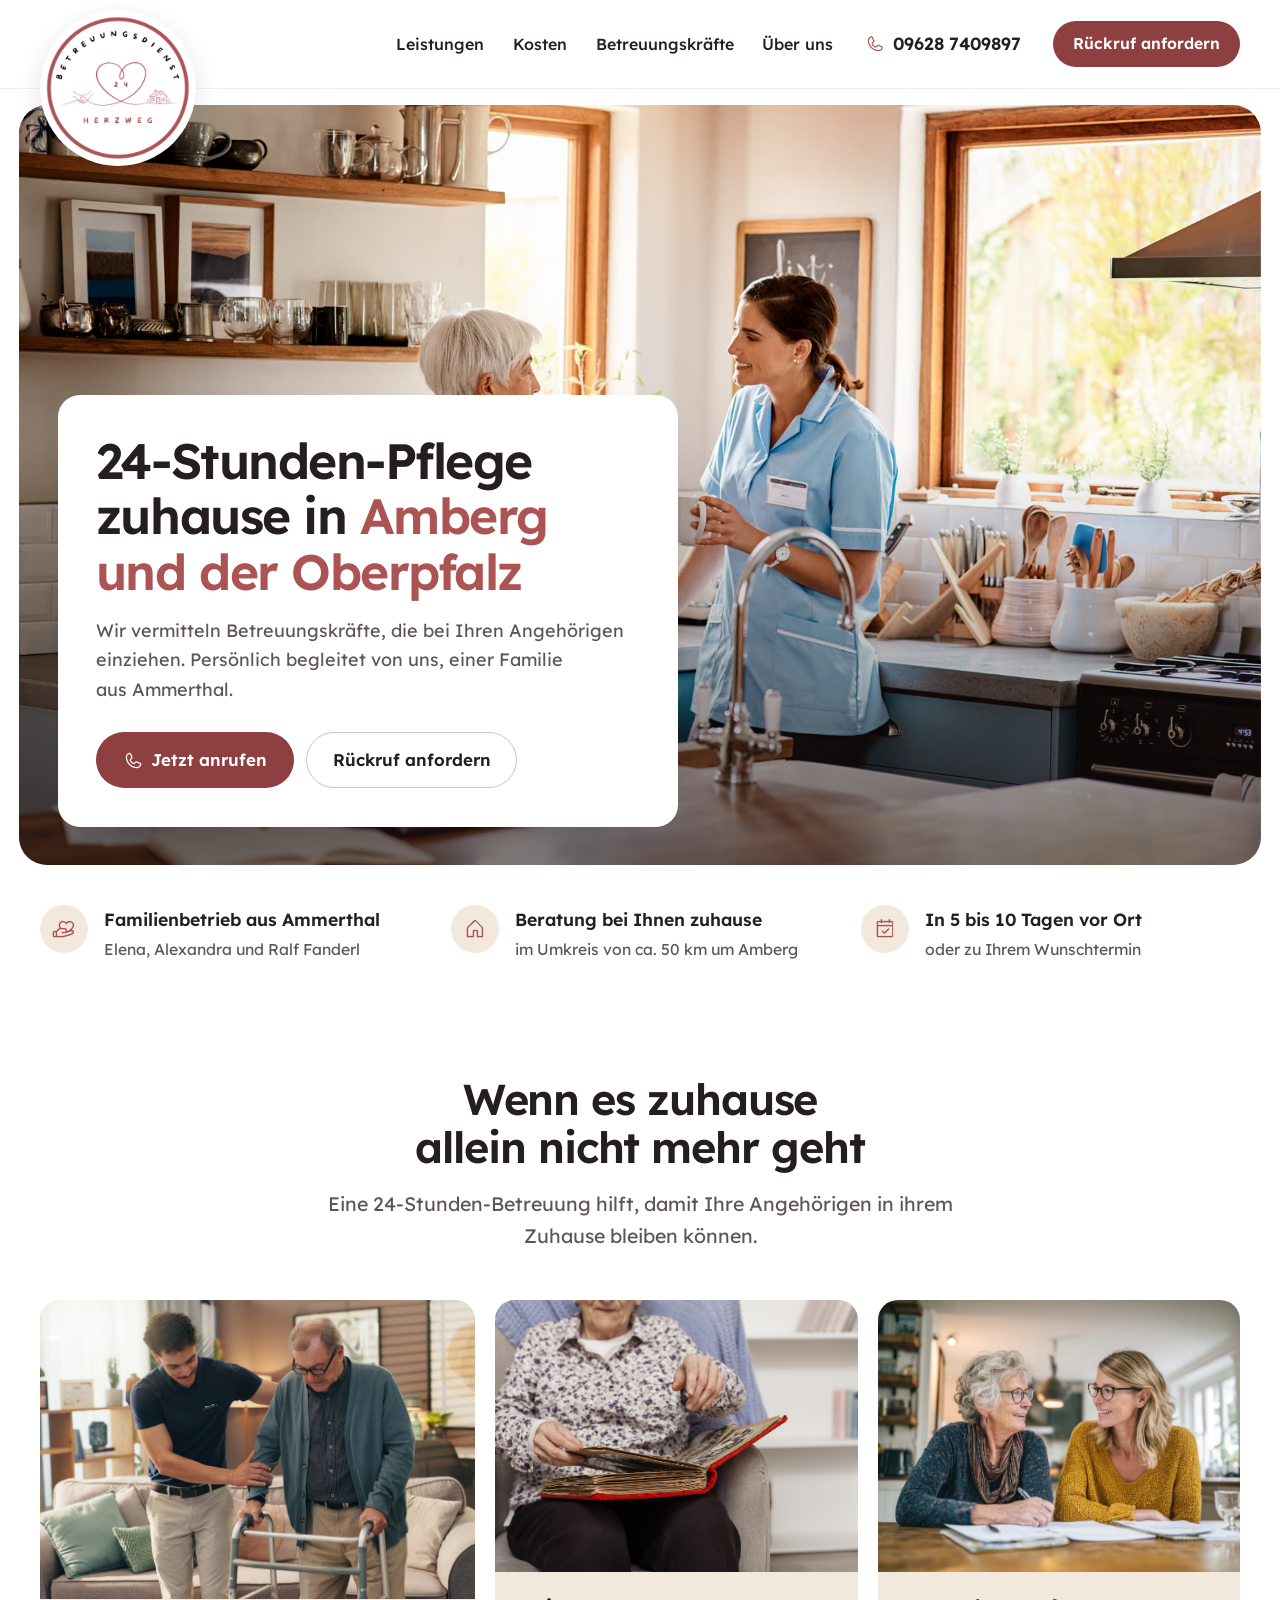
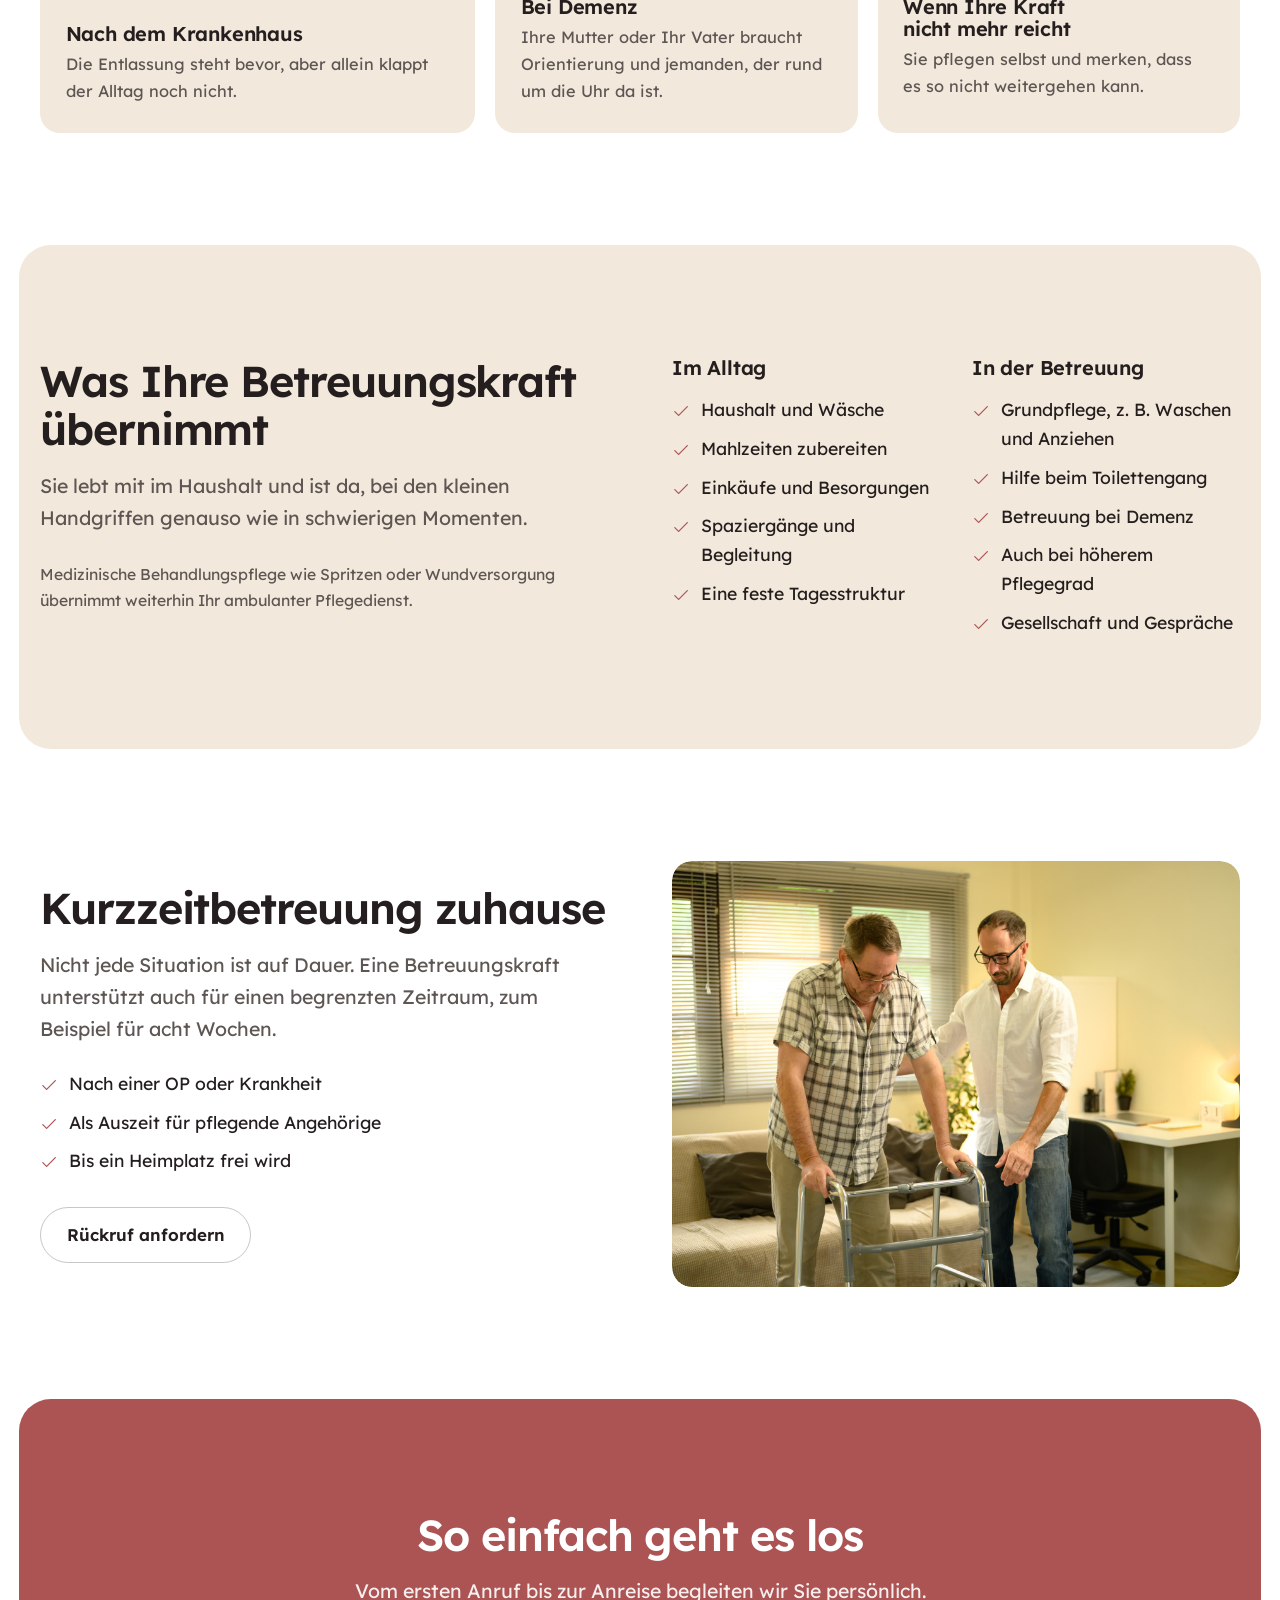
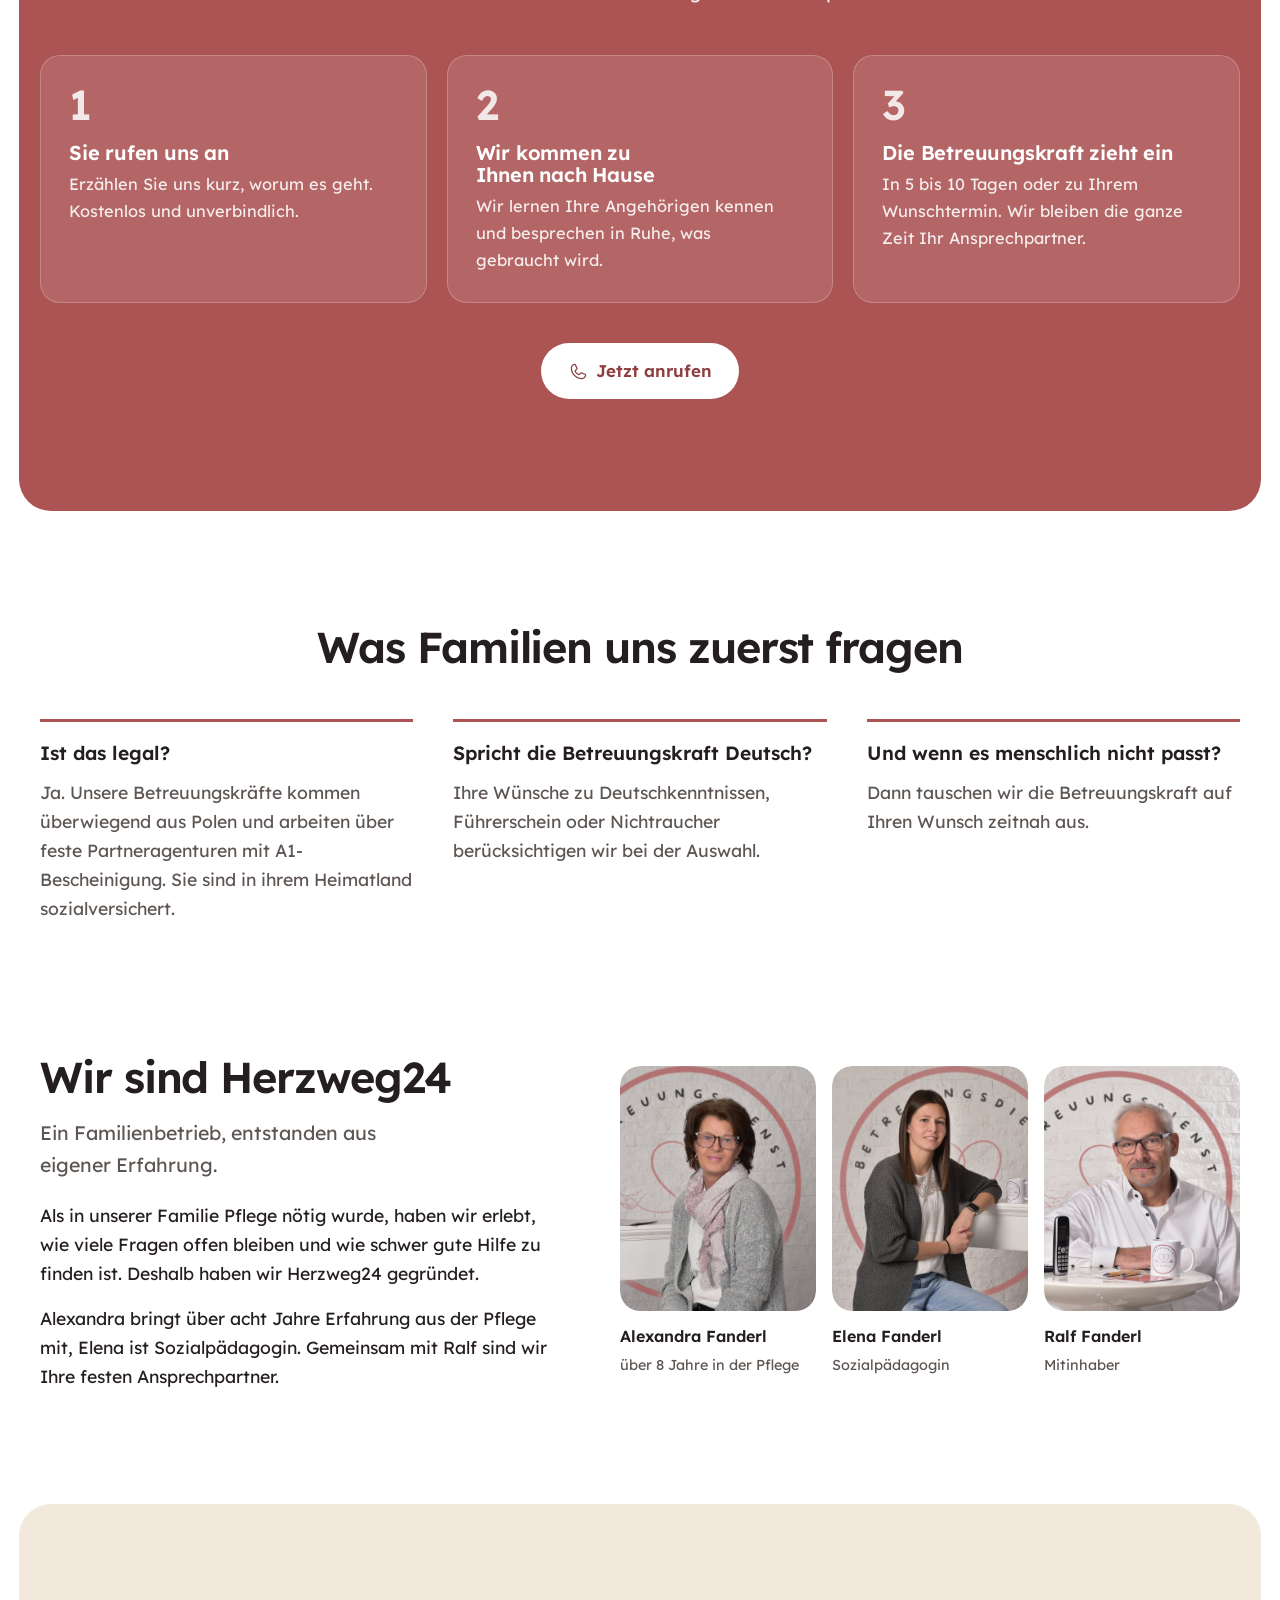
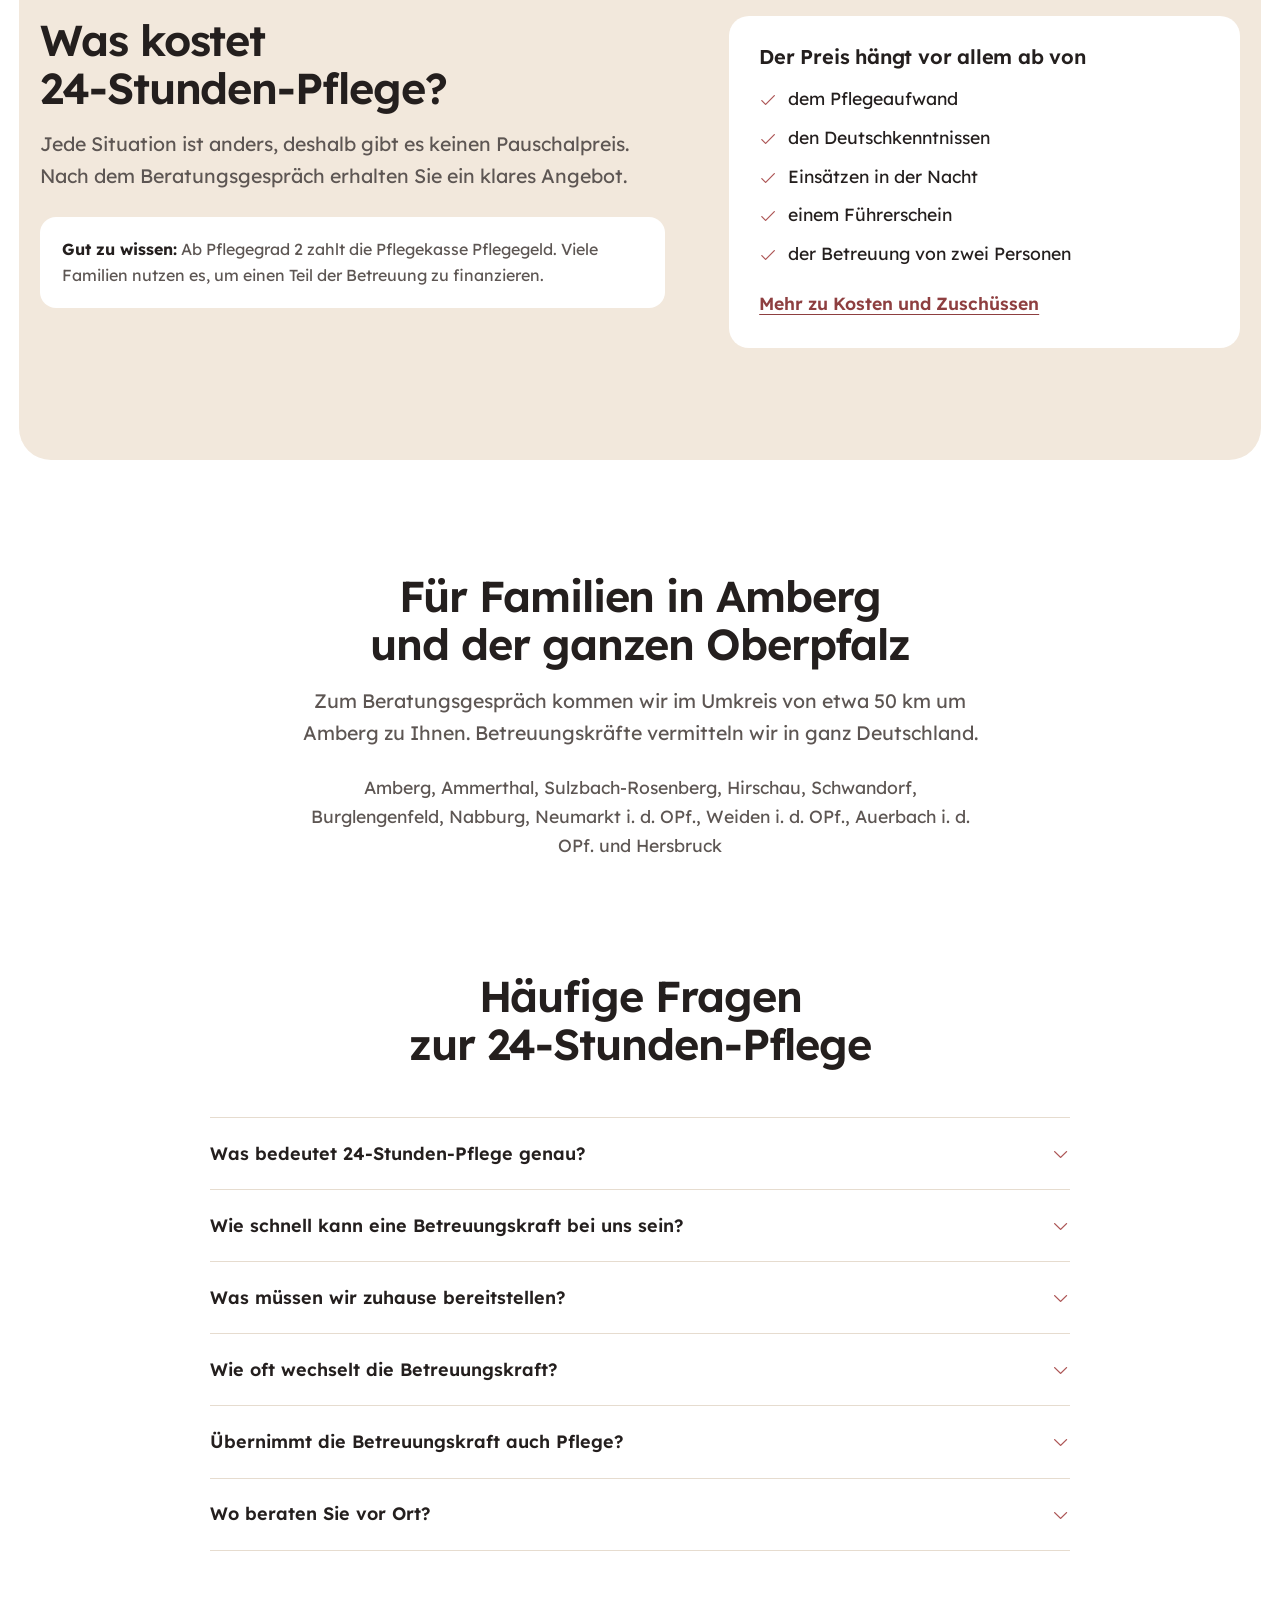
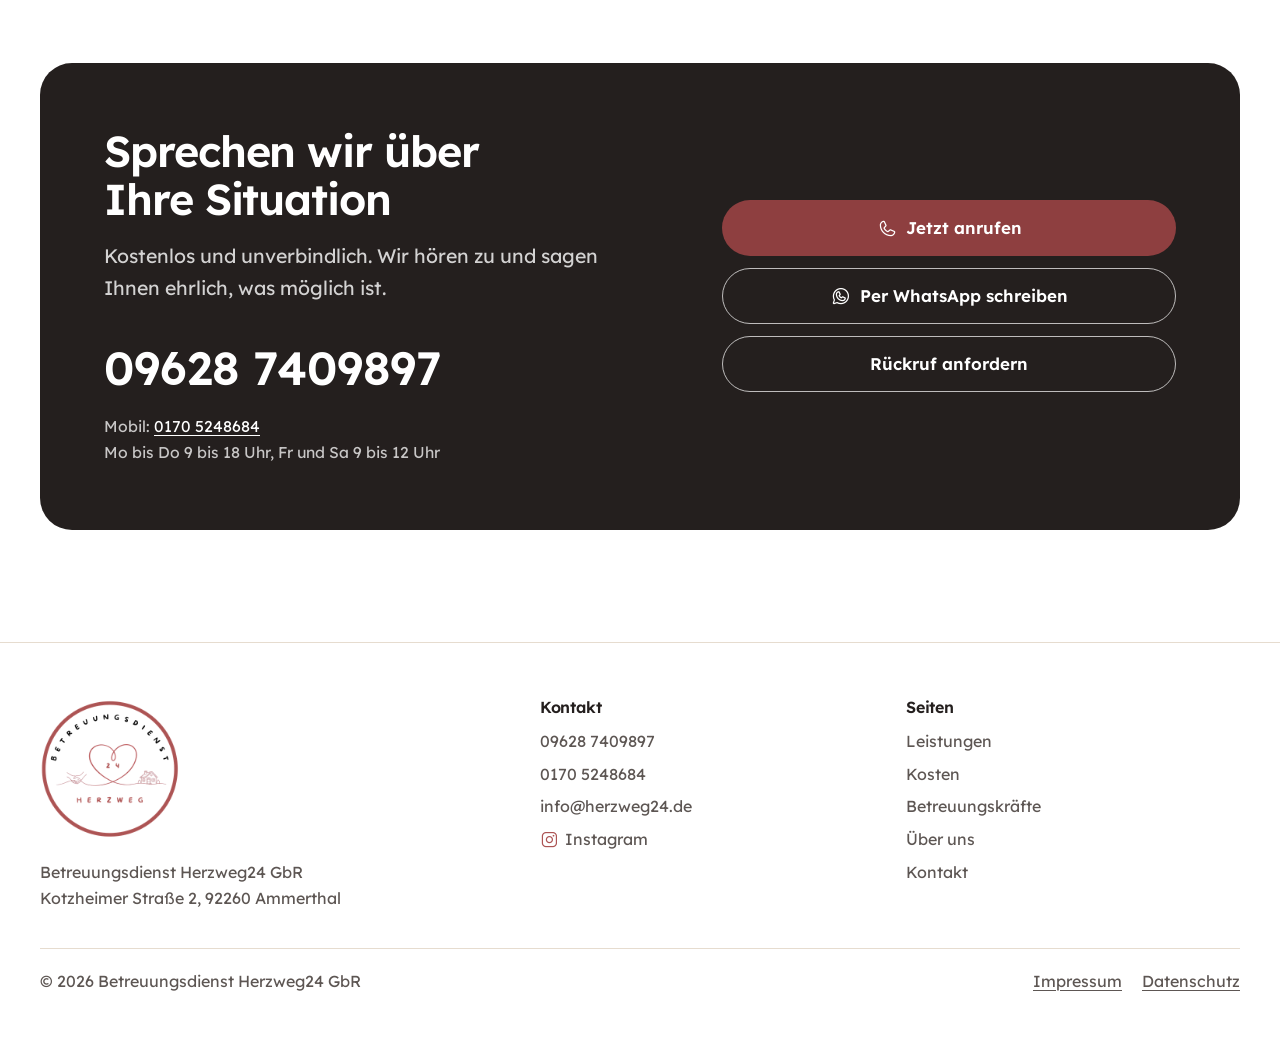
<file: entwurf-b.html>
<!doctype html>
<html lang="de">
<head>
<meta charset="utf-8">
<meta name="viewport" content="width=device-width, initial-scale=1">
<title>24 Stunden Pflege Amberg &amp; Oberpfalz | Herzweg24</title>
<meta name="description" content="Liebevolle 24-Stunden-Betreuung für Ihre Angehörigen in den eigenen vier Wänden. Persönliche Beratung vor Ort im Raum Amberg. Jetzt kostenlos anfragen.">
<meta name="robots" content="noindex">
<link rel="icon" href="assets/img/logo-herzweg24.png">
<link rel="stylesheet" href="assets/icons/icons.css">
<link rel="stylesheet" href="assets/css/base.css">
<script>document.documentElement.classList.add('js')</script>
<style>
:root { --font: "Lexend", system-ui, sans-serif; --bg: #ffffff; --radius: 20px; }
body { font-size: 1.1rem; }
h1 { font-weight: 600; letter-spacing: -.03em; }
h2 { font-weight: 600; letter-spacing: -.025em; }
.hero { padding: 1rem clamp(.75rem, 1.5vw, 1.25rem) 0; }
.hero-frame { position: relative; border-radius: 28px; overflow: hidden; min-height: min(760px, calc(100dvh - 6.75rem)); display: flex; align-items: flex-end; }
.hero-media { position: absolute; inset: 0; }
.hero-media img { width: 100%; height: 100%; object-fit: cover; object-position: 50% 30%; }
.hero-frame::after { content: ""; position: absolute; inset: 0; background: linear-gradient(to top, rgb(30 20 18 / .55), rgb(30 20 18 / 0) 55%); pointer-events: none; }
.hero-card { position: relative; z-index: 1; margin: clamp(1rem, 3vw, 2.5rem); max-width: 620px; background: #fff; border-radius: 22px; padding: clamp(1.75rem, 3vw, 2.75rem); box-shadow: 0 30px 60px -30px rgb(30 20 18 / .5); }
.hero-card h1 { font-size: clamp(2rem, 1.4rem + 2.2vw, 3.1rem); }
.hero-card .lead { margin-top: 1rem; font-size: 1.12rem; }
.hero-actions { display: flex; flex-wrap: wrap; gap: .75rem; margin-top: 1.75rem; }
.facts { padding-block: 2.5rem 0; }
.facts ul { list-style: none; margin: 0; padding: 0; display: grid; grid-template-columns: repeat(3, 1fr); gap: 2rem; }
.facts li { display: flex; gap: 1rem; align-items: flex-start; }
.facts .ph { width: 3rem; height: 3rem; flex-shrink: 0; display: grid; place-items: center; border-radius: 50%; background: var(--cream); color: var(--red); font-size: 1.4rem; }
.facts strong { display: block; font-weight: 600; }
.facts span { color: var(--ink-soft); font-size: .98rem; }
.center-head { text-align: center; max-width: 44rem; margin-inline: auto; }
.center-head .lead { margin: 1rem auto 0; }
.sit-cards { margin-top: 3rem; display: grid; grid-template-columns: 1.2fr 1fr 1fr; gap: 1.25rem; }
.sit-card { border-radius: var(--radius); overflow: hidden; background: var(--cream); display: flex; flex-direction: column; }
.sit-card .photo { border-radius: 0; aspect-ratio: 4 / 3; }
.sit-card:first-child .photo { aspect-ratio: 16 / 11; }
.sit-card div.txt { padding: 1.5rem 1.6rem 1.75rem; }
.sit-card h3 { margin-bottom: .35rem; }
.sit-card p { color: var(--ink-soft); font-size: 1.02rem; }
.services { background: var(--cream); border-radius: 32px; margin-inline: clamp(.75rem, 1.5vw, 1.25rem); }
.services-grid { display: grid; grid-template-columns: 1fr 1fr; gap: clamp(2rem, 5vw, 5rem); align-items: start; }
.services-grid .lead { margin-top: 1rem; }
.svc-cols { display: grid; grid-template-columns: 1fr 1fr; gap: 2rem; }
.svc-cols h3 { margin-bottom: 1rem; }
.svc-note { margin-top: 1.75rem; color: var(--ink-soft); font-size: .98rem; }
.short { display: grid; grid-template-columns: 1fr 1fr; gap: clamp(2rem, 5vw, 5rem); align-items: center; }
.short .photo { aspect-ratio: 4 / 3; }
.short p.lead { margin: 1rem 0 1.5rem; }
.short .check-list { margin-bottom: 2rem; }
.steps-band { background: var(--red); color: #fff; border-radius: 32px; margin-inline: clamp(.75rem, 1.5vw, 1.25rem); }
.steps-band h2 { color: #fff; }
.steps-band .lead { color: rgb(255 255 255 / .9); }
.steps { list-style: none; margin: 3rem 0 0; padding: 0; display: grid; grid-template-columns: repeat(3, 1fr); gap: 1.25rem; counter-reset: s; }
.steps li { counter-increment: s; background: rgb(255 255 255 / .1); border: 1px solid rgb(255 255 255 / .22); border-radius: var(--radius); padding: 1.75rem; }
.steps li::before { content: counter(s); display: block; font-size: 2.6rem; font-weight: 600; line-height: 1; margin-bottom: 1rem; color: #fff; opacity: .85; }
.steps h3 { color: #fff; margin-bottom: .4rem; }
.steps p { color: rgb(255 255 255 / .88); font-size: 1.02rem; }
.steps-cta { margin-top: 2.5rem; text-align: center; }
.qa-list { margin-top: 3rem; display: grid; grid-template-columns: repeat(3, 1fr); gap: 2.5rem; }
.qa-list dt { font-weight: 600; font-size: 1.2rem; padding-top: 1rem; border-top: 3px solid var(--red); }
.qa-list dd { margin: .5rem 0 0; color: var(--ink-soft); }
.team-grid { display: grid; grid-template-columns: 1fr 1.2fr; gap: clamp(2rem, 5vw, 5rem); align-items: center; }
.team-grid p + p { margin-top: 1rem; }
.team-grid .lead { margin: 1rem 0 1.25rem; }
.people { display: grid; grid-template-columns: repeat(3, minmax(0, 1fr)); gap: 1rem; }
.people figure { margin: 0; }
.people .photo { aspect-ratio: 4 / 5; }
.people .photo img { aspect-ratio: 4 / 5; height: auto; }
.people figcaption { margin-top: .75rem; }
.people strong { display: block; font-weight: 600; font-size: 1rem; }
.people span { color: var(--ink-soft); font-size: .9rem; }
@media (max-width: 600px) { .people { gap: .6rem; } .people strong { font-size: .92rem; } .people span { font-size: .82rem; line-height: 1.4; } }
.costs { background: var(--cream); border-radius: 32px; margin-inline: clamp(.75rem, 1.5vw, 1.25rem); }
.costs-grid { display: grid; grid-template-columns: 1.1fr .9fr; gap: clamp(2rem, 5vw, 5rem); }
.costs-grid .lead { margin-top: 1rem; }
.hint { margin-top: 1.5rem; padding: 1.2rem 1.4rem; background: #fff; border-radius: 16px; color: var(--ink-soft); font-size: 1rem; }
.hint strong { color: var(--ink); }
.factors { background: #fff; border-radius: var(--radius); padding: 1.9rem; }
.factors h3 { margin-bottom: 1rem; }
.factors a { display: inline-block; margin-top: 1.3rem; font-weight: 600; }
.area p.places { margin: 1.5rem auto 0; max-width: 60ch; color: var(--ink-soft); text-align: center; }
.faq-wrap { max-width: 860px; margin: 3rem auto 0; }
.contact-card { background: var(--ink); color: #fff; border-radius: 32px; padding: clamp(2rem, 5vw, 4.5rem); }
.contact-inner { display: grid; grid-template-columns: 1.1fr .9fr; gap: clamp(2rem, 5vw, 4rem); align-items: center; }
.contact h2 { color: #fff; }
.contact .lead { color: rgb(255 255 255 / .8); margin-top: 1rem; }
.contact-phone { display: inline-block; margin-top: 1.6rem; font-size: clamp(2rem, 1.4rem + 2vw, 2.9rem); font-weight: 600; color: #fff; text-decoration: none; }
.contact-meta { margin-top: .5rem; color: rgb(255 255 255 / .75); font-size: .98rem; }
.contact-meta a { color: #fff; }
.contact-actions { display: grid; gap: .75rem; }
.contact-actions .btn { width: 100%; }
.contact .btn-light { background: var(--red-dark); color: #fff; }
.contact :focus-visible { outline-color: #fff; }
@media (max-width: 960px) {
  .facts ul, .sit-cards, .services-grid, .short, .steps, .qa-list, .team-grid, .costs-grid, .contact-inner { grid-template-columns: 1fr; }
  .svc-cols { grid-template-columns: 1fr; }
  .hero-frame { min-height: 0; display: block; }
  .hero-media { position: relative; aspect-ratio: 4 / 3; }
  .hero-frame::after { display: none; }
  .hero-card { margin: -2.5rem .75rem 0; }
  .facts ul { gap: 1.25rem; }
}
</style>
</head>
<body class="v-b">
<a class="sr-only" href="#inhalt">Zum Inhalt springen</a>
<header class="site-header" id="top">
  <div class="wrap header-inner">
    <a class="brand" href="#top" aria-label="Betreuungsdienst Herzweg24, zur Startseite">
  <img src="assets/img/logo-herzweg24-360.png" width="180" height="180" alt="Betreuungsdienst Herzweg24">
</a>
    <nav class="main-nav" id="nav" aria-label="Hauptnavigation">
      <a href="#leistungen"><span>Leistungen</span><i class="ph ph-arrow-right nav-arrow" aria-hidden="true"></i></a><a href="#kosten"><span>Kosten</span><i class="ph ph-arrow-right nav-arrow" aria-hidden="true"></i></a><a href="#betreuungskraefte"><span>Betreuungskräfte</span><i class="ph ph-arrow-right nav-arrow" aria-hidden="true"></i></a><a href="#ueber-uns"><span>Über uns</span><i class="ph ph-arrow-right nav-arrow" aria-hidden="true"></i></a><a href="#kontakt" class="nav-mobile-only"><span>Kontakt</span><i class="ph ph-arrow-right nav-arrow" aria-hidden="true"></i></a>
      <div class="nav-extra">
        <a class="btn btn-primary" href="tel:+4996287409897" data-conversion="anruf"><i class="ph ph-phone" aria-hidden="true"></i>09628 7409897</a>
        <a class="btn btn-ghost" href="https://wa.me/491705248684" target="_blank" rel="noopener" data-conversion="whatsapp"><i class="ph ph-whatsapp-logo" aria-hidden="true"></i>Per WhatsApp schreiben</a>
        <p><i class="ph ph-clock" aria-hidden="true"></i>Mo bis Do 9 bis 18, Fr und Sa 9 bis 12 Uhr</p>
      </div>
    </nav>
    <a class="header-phone" href="tel:+4996287409897" data-conversion="anruf"><i class="ph ph-phone" aria-hidden="true"></i>09628 7409897</a>
    <a class="btn btn-primary header-cta" href="https://forms.cloud.microsoft/Pages/ResponsePage.aspx?id=EPrh1cgauUe2HvMaPHXPu1EsKyl7h5tHnTXdQtuc9rlUN0JQUEFRRExWUlhVMlFURk5WVlhBMkpTNy4u" target="_blank" rel="noopener" data-conversion="formular">Rückruf anfordern</a>
    <button class="menu-toggle" type="button" aria-expanded="false" aria-controls="nav" aria-label="Menü öffnen"><i class="ph ph-list" aria-hidden="true"></i></button>
  </div>
</header>
<main id="inhalt">

<section class="hero">
  <div class="hero-frame">
    <div class="hero-media rise"><img src="assets/img/kaffee-kueche.jpg" width="1800" height="1200" alt="Betreuerin und ältere Dame beim Kaffee in der Küche" fetchpriority="high" class=""></div>
    <div class="hero-card">
      <h1 class="rise">24-Stunden-Pflege zuhause in <span class="accent">Amberg und der Oberpfalz</span></h1>
      <p class="lead rise">Wir vermitteln Betreuungskräfte, die bei Ihren Angehörigen einziehen. Persönlich begleitet von uns, einer Familie aus Ammerthal.</p>
      <div class="hero-actions rise"><a class="btn btn-primary" href="tel:+4996287409897" data-conversion="anruf"><i class="ph ph-phone" aria-hidden="true"></i>Jetzt anrufen</a><a class="btn btn-ghost" href="https://forms.cloud.microsoft/Pages/ResponsePage.aspx?id=EPrh1cgauUe2HvMaPHXPu1EsKyl7h5tHnTXdQtuc9rlUN0JQUEFRRExWUlhVMlFURk5WVlhBMkpTNy4u" target="_blank" rel="noopener" data-conversion="formular">Rückruf anfordern</a></div>
    </div>
  </div>
</section>
<section class="facts" aria-label="Das Wichtigste auf einen Blick"><div class="wrap"><ul data-group><li class="r"><i class="ph ph-hand-heart" aria-hidden="true"></i><div><strong>Familienbetrieb aus Ammerthal</strong><span>Elena, Alexandra und Ralf Fanderl</span></div></li><li class="r"><i class="ph ph-house" aria-hidden="true"></i><div><strong>Beratung bei Ihnen zuhause</strong><span>im Umkreis von ca. 50 km um Amberg</span></div></li><li class="r"><i class="ph ph-calendar-check" aria-hidden="true"></i><div><strong>In 5 bis 10 Tagen vor Ort</strong><span>oder zu Ihrem Wunschtermin</span></div></li></ul></div></section>

<section class="section">
  <div class="wrap">
    <div class="center-head rise"><h2>Wenn es zuhause allein nicht mehr geht</h2><p class="lead">Eine 24-Stunden-Betreuung hilft, damit Ihre Angehörigen in ihrem Zuhause bleiben können.</p></div>
    <div class="sit-cards" data-group><article class="sit-card r"><div class="photo"><img src="assets/img/rollator-betreuerin.jpg" width="1800" height="1350" alt="Betreuer stützt einen älteren Herrn mit Rollator im Wohnzimmer" loading="lazy" class=""></div><div class="txt"><h3>Nach dem Krankenhaus</h3><p>Die Entlassung steht bevor, aber allein klappt der Alltag noch nicht.</p></div></article><article class="sit-card r"><div class="photo"><img src="assets/img/fotoalbum.jpg" width="1800" height="1350" alt="Ältere Dame blättert in einem Fotoalbum" loading="lazy" class=""></div><div class="txt"><h3>Bei Demenz</h3><p>Ihre Mutter oder Ihr Vater braucht Orientierung und jemanden, der rund um die Uhr da ist.</p></div></article><article class="sit-card r"><div class="photo"><img src="assets/img/beratung-tisch.jpg" width="1800" height="1350" alt="Tochter und Mutter am Küchentisch" loading="lazy" class=""></div><div class="txt"><h3>Wenn Ihre Kraft nicht mehr reicht</h3><p>Sie pflegen selbst und merken, dass es so nicht weitergehen kann.</p></div></article></div>
  </div>
</section>

<section class="section services" id="leistungen">
  <div class="wrap services-grid">
    <div class="rise"><h2>Was Ihre Betreuungskraft übernimmt</h2><p class="lead">Sie lebt mit im Haushalt und ist da, bei den kleinen Handgriffen genauso wie in schwierigen Momenten.</p><p class="svc-note">Medizinische Behandlungspflege wie Spritzen oder Wundversorgung übernimmt weiterhin Ihr ambulanter Pflegedienst.</p></div>
    <div class="svc-cols rise"><div><h3>Im Alltag</h3><ul class="check-list"><li><i class="ph ph-check" aria-hidden="true"></i>Haushalt und Wäsche</li><li><i class="ph ph-check" aria-hidden="true"></i>Mahlzeiten zubereiten</li><li><i class="ph ph-check" aria-hidden="true"></i>Einkäufe und Besorgungen</li><li><i class="ph ph-check" aria-hidden="true"></i>Spaziergänge und Begleitung</li><li><i class="ph ph-check" aria-hidden="true"></i>Eine feste Tagesstruktur</li></ul></div><div><h3>In der Betreuung</h3><ul class="check-list"><li><i class="ph ph-check" aria-hidden="true"></i>Grundpflege, z. B. Waschen und Anziehen</li><li><i class="ph ph-check" aria-hidden="true"></i>Hilfe beim Toilettengang</li><li><i class="ph ph-check" aria-hidden="true"></i>Betreuung bei Demenz</li><li><i class="ph ph-check" aria-hidden="true"></i>Auch bei höherem Pflegegrad</li><li><i class="ph ph-check" aria-hidden="true"></i>Gesellschaft und Gespräche</li></ul></div></div>
  </div>
</section>

<section class="section" id="kurzzeitbetreuung">
  <div class="wrap short">
    <div class="rise">
      <h2>Kurzzeitbetreuung zuhause</h2>
      <p class="lead">Nicht jede Situation ist auf Dauer. Eine Betreuungskraft unterstützt auch für einen begrenzten Zeitraum, zum Beispiel für acht Wochen.</p>
      <ul class="check-list"><li><i class="ph ph-check" aria-hidden="true"></i>Nach einer OP oder Krankheit</li><li><i class="ph ph-check" aria-hidden="true"></i>Als Auszeit für pflegende Angehörige</li><li><i class="ph ph-check" aria-hidden="true"></i>Bis ein Heimplatz frei wird</li></ul>
      <a class="btn btn-ghost" href="https://forms.cloud.microsoft/Pages/ResponsePage.aspx?id=EPrh1cgauUe2HvMaPHXPu1EsKyl7h5tHnTXdQtuc9rlUN0JQUEFRRExWUlhVMlFURk5WVlhBMkpTNy4u" target="_blank" rel="noopener" data-conversion="formular">Rückruf anfordern</a>
    </div>
    <div class="photo rise"><img src="assets/img/sohn-vater.jpg" width="1800" height="1350" alt="Sohn hilft seinem Vater mit dem Rollator" loading="lazy" class=""></div>
  </div>
</section>

<section class="section steps-band">
  <div class="wrap">
    <div class="center-head rise"><h2>So einfach geht es los</h2><p class="lead">Vom ersten Anruf bis zur Anreise begleiten wir Sie persönlich.</p></div>
    <ol class="steps" data-group><li class="r"><h3>Sie rufen uns an</h3><p>Erzählen Sie uns kurz, worum es geht. Kostenlos und unverbindlich.</p></li><li class="r"><h3>Wir kommen zu Ihnen nach Hause</h3><p>Wir lernen Ihre Angehörigen kennen und besprechen in Ruhe, was gebraucht wird.</p></li><li class="r"><h3>Die Betreuungskraft zieht ein</h3><p>In 5 bis 10 Tagen oder zu Ihrem Wunschtermin. Wir bleiben die ganze Zeit Ihr Ansprechpartner.</p></li></ol>
    <div class="steps-cta"><a class="btn btn-light" href="tel:+4996287409897" data-conversion="anruf"><i class="ph ph-phone" aria-hidden="true"></i>Jetzt anrufen</a></div>
  </div>
</section>

<section class="section" id="betreuungskraefte">
  <div class="wrap">
    <div class="center-head rise"><h2>Was Familien uns zuerst fragen</h2></div>
    <dl class="qa-list" data-group><div class="r"><dt>Ist das legal?</dt><dd>Ja. Unsere Betreuungskräfte kommen überwiegend aus Polen und arbeiten über feste Partneragenturen mit A1-Bescheinigung. Sie sind in ihrem Heimatland sozialversichert.</dd></div><div class="r"><dt>Spricht die Betreuungskraft Deutsch?</dt><dd>Ihre Wünsche zu Deutschkenntnissen, Führerschein oder Nichtraucher berücksichtigen wir bei der Auswahl.</dd></div><div class="r"><dt>Und wenn es menschlich nicht passt?</dt><dd>Dann tauschen wir die Betreuungskraft auf Ihren Wunsch zeitnah aus.</dd></div></dl>
  </div>
</section>

<section class="section" id="ueber-uns" style="padding-top:0">
  <div class="wrap team-grid">
    <div class="rise">
      <h2>Wir sind Herzweg24</h2>
      <p class="lead">Ein Familienbetrieb, entstanden aus eigener Erfahrung.</p>
      <p>Als in unserer Familie Pflege nötig wurde, haben wir erlebt, wie viele Fragen offen bleiben und wie schwer gute Hilfe zu finden ist. Deshalb haben wir Herzweg24 gegründet.</p>
      <p>Alexandra bringt über acht Jahre Erfahrung aus der Pflege mit, Elena ist Sozialpädagogin. Gemeinsam mit Ralf sind wir Ihre festen Ansprechpartner.</p>
    </div>
    <div data-group><div class="people"><figure class="r"><div class="photo"><img src="assets/img/team-alexandra.jpg" width="960" height="1200" alt="Alexandra Fanderl" decoding="async" class=""></div><figcaption><strong>Alexandra Fanderl</strong><span>über 8 Jahre in der Pflege</span></figcaption></figure><figure class="r"><div class="photo"><img src="assets/img/team-elena.jpg" width="960" height="1200" alt="Elena Fanderl" decoding="async" class=""></div><figcaption><strong>Elena Fanderl</strong><span>Sozialpädagogin</span></figcaption></figure><figure class="r"><div class="photo"><img src="assets/img/team-ralf.jpg" width="960" height="1200" alt="Ralf Fanderl" decoding="async" class=""></div><figcaption><strong>Ralf Fanderl</strong><span>Mitinhaber</span></figcaption></figure></div></div>
  </div>
</section>

<section class="section costs" id="kosten">
  <div class="wrap costs-grid">
    <div class="rise">
      <h2>Was kostet <span class="nowrap">24-Stunden-Pflege</span>?</h2>
      <p class="lead">Jede Situation ist anders, deshalb gibt es keinen Pauschalpreis. Nach dem Beratungsgespräch erhalten Sie ein klares Angebot.</p>
      <p class="hint"><strong>Gut zu wissen:</strong> Ab Pflegegrad 2 zahlt die Pflegekasse Pflegegeld. Viele Familien nutzen es, um einen Teil der Betreuung zu finanzieren.</p>
    </div>
    <div class="factors rise"><h3>Der Preis hängt vor allem ab von</h3><ul class="check-list"><li><i class="ph ph-check" aria-hidden="true"></i>dem Pflegeaufwand</li><li><i class="ph ph-check" aria-hidden="true"></i>den Deutschkenntnissen</li><li><i class="ph ph-check" aria-hidden="true"></i>Einsätzen in der Nacht</li><li><i class="ph ph-check" aria-hidden="true"></i>einem Führerschein</li><li><i class="ph ph-check" aria-hidden="true"></i>der Betreuung von zwei Personen</li></ul><a href="#kosten">Mehr zu Kosten und Zuschüssen</a></div>
  </div>
</section>

<section class="section area">
  <div class="wrap rise">
    <div class="center-head"><h2>Für Familien in Amberg und der ganzen Oberpfalz</h2><p class="lead">Zum Beratungsgespräch kommen wir im Umkreis von etwa 50 km um Amberg zu Ihnen. Betreuungskräfte vermitteln wir in ganz Deutschland.</p></div>
    <p class="places">Amberg, Ammerthal, Sulzbach-Rosenberg, Hirschau, Schwandorf, Burglengenfeld, Nabburg, Neumarkt i. d. OPf., Weiden i. d. OPf., Auerbach i. d. OPf. und Hersbruck</p>
  </div>
</section>

<section class="section" id="faq" style="padding-top:0">
  <div class="wrap">
    <div class="center-head rise"><h2>Häufige Fragen zur <span class="nowrap">24-Stunden-Pflege</span></h2></div>
    <div class="faq-wrap rise"><div class="faq-list"><details><summary>Was bedeutet 24-Stunden-Pflege genau?<i class="ph ph-caret-down" aria-hidden="true"></i></summary><p class="answer">Eine Betreuungskraft wohnt mit im Haushalt Ihres Angehörigen und unterstützt im Alltag und bei der Grundpflege. Sie hat geregelte Pausen und Freizeit, ist aber im Haus und damit da, wenn sie gebraucht wird.</p></details><details><summary>Wie schnell kann eine Betreuungskraft bei uns sein?<i class="ph ph-caret-down" aria-hidden="true"></i></summary><p class="answer">In der Regel innerhalb von 5 bis 10 Tagen nach dem Beratungsgespräch. Wenn Sie einen festen Starttermin brauchen, zum Beispiel die Entlassung aus dem Krankenhaus, planen wir darauf hin.</p></details><details><summary>Was müssen wir zuhause bereitstellen?<i class="ph ph-caret-down" aria-hidden="true"></i></summary><p class="answer">Ein eigenes Zimmer für die Betreuungskraft, einen Internetzugang sowie die Mitbenutzung von Bad und Küche.</p></details><details><summary>Wie oft wechselt die Betreuungskraft?<i class="ph ph-caret-down" aria-hidden="true"></i></summary><p class="answer">Üblich ist ein Wechsel alle 2 bis 3 Monate. Wir begleiten jeden Wechsel persönlich.</p></details><details><summary>Übernimmt die Betreuungskraft auch Pflege?<i class="ph ph-caret-down" aria-hidden="true"></i></summary><p class="answer">Ja, die Grundpflege wie Waschen, Anziehen und Hilfe beim Toilettengang. Medizinische Behandlungspflege wie Spritzen oder Wundversorgung übernimmt ein ambulanter Pflegedienst.</p></details><details><summary>Wo beraten Sie vor Ort?<i class="ph ph-caret-down" aria-hidden="true"></i></summary><p class="answer">Im Umkreis von etwa 50 km um Amberg, zum Beispiel in Sulzbach-Rosenberg, Schwandorf, Neumarkt und Weiden. Außerhalb davon vermitteln wir ebenfalls und beraten Sie telefonisch.</p></details></div></div>
  </div>
</section>

<section class="section contact" id="kontakt" style="padding-top:0"><div class="wrap"><div class="contact-card"><div class="contact-inner" data-group>
  <div class="r">
    <h2>Sprechen wir über Ihre Situation</h2>
    <p class="lead">Kostenlos und unverbindlich. Wir hören zu und sagen Ihnen ehrlich, was möglich ist.</p>
    <a class="contact-phone" href="tel:+4996287409897" data-conversion="anruf">09628 7409897</a>
    <p class="contact-meta">Mobil: <a href="tel:+491705248684" data-conversion="anruf">0170 5248684</a><br>Mo bis Do 9 bis 18 Uhr, Fr und Sa 9 bis 12 Uhr</p>
  </div>
  <div class="contact-actions r">
    <a class="btn btn-light" href="tel:+4996287409897" data-conversion="anruf"><i class="ph ph-phone" aria-hidden="true"></i>Jetzt anrufen</a>
    <a class="btn btn-outline-light" href="https://wa.me/491705248684" target="_blank" rel="noopener" data-conversion="whatsapp"><i class="ph ph-whatsapp-logo" aria-hidden="true"></i>Per WhatsApp schreiben</a>
    <a class="btn btn-outline-light" href="https://forms.cloud.microsoft/Pages/ResponsePage.aspx?id=EPrh1cgauUe2HvMaPHXPu1EsKyl7h5tHnTXdQtuc9rlUN0JQUEFRRExWUlhVMlFURk5WVlhBMkpTNy4u" target="_blank" rel="noopener" data-conversion="formular">Rückruf anfordern</a>
  </div>
</div></div></div></section>
</main>
<footer class="site-footer">
  <div class="wrap">
    <div class="footer-grid">
      <div><a class="brand" href="#top" aria-label="Betreuungsdienst Herzweg24, zur Startseite">
  <img src="assets/img/logo-herzweg24-360.png" width="180" height="180" alt="Betreuungsdienst Herzweg24">
</a><p>Betreuungsdienst Herzweg24 GbR<br>Kotzheimer Straße 2, 92260 Ammerthal</p></div>
      <div><h3>Kontakt</h3><ul><li><a href="tel:+4996287409897" data-conversion="anruf">09628 7409897</a></li><li><a href="tel:+491705248684" data-conversion="anruf">0170 5248684</a></li><li><a href="mailto:info@herzweg24.de">info@herzweg24.de</a></li><li><a class="social" href="https://www.instagram.com/herzweg24" target="_blank" rel="noopener" aria-label="Herzweg24 auf Instagram (neuer Tab)"><i class="ph ph-instagram-logo" aria-hidden="true"></i>Instagram</a></li></ul></div>
      <div><h3>Seiten</h3><ul><li><a href="#leistungen">Leistungen</a></li><li><a href="#kosten">Kosten</a></li><li><a href="#betreuungskraefte">Betreuungskräfte</a></li><li><a href="#ueber-uns">Über uns</a></li><li><a href="#kontakt">Kontakt</a></li></ul></div>
    </div>
    <div class="footer-bottom"><span>© 2026 Betreuungsdienst Herzweg24 GbR</span><span><a href="#">Impressum</a><a href="#">Datenschutz</a></span></div>
  </div>
</footer>
<nav class="mobile-bar" aria-label="Schnellkontakt">
  <a class="call" href="tel:+4996287409897" data-conversion="anruf"><i class="ph ph-phone" aria-hidden="true"></i>Anrufen</a>
  <a href="https://wa.me/491705248684" target="_blank" rel="noopener" data-conversion="whatsapp"><i class="ph ph-whatsapp-logo" aria-hidden="true"></i>WhatsApp</a>
  <a href="https://forms.cloud.microsoft/Pages/ResponsePage.aspx?id=EPrh1cgauUe2HvMaPHXPu1EsKyl7h5tHnTXdQtuc9rlUN0JQUEFRRExWUlhVMlFURk5WVlhBMkpTNy4u" target="_blank" rel="noopener" data-conversion="formular"><i class="ph ph-chat-circle-text" aria-hidden="true"></i>Rückruf</a>
</nav>
<script>
(function () {
  var header = document.querySelector('.site-header'), toggle = document.querySelector('.menu-toggle'), nav = document.getElementById('nav');
  function setOpen(o) { header.classList.toggle('open', o); document.documentElement.classList.toggle('menu-open', o); toggle.setAttribute('aria-expanded', o); toggle.setAttribute('aria-label', o ? 'Menü schließen' : 'Menü öffnen'); toggle.firstElementChild.className = 'ph ' + (o ? 'ph-x' : 'ph-list'); }
  var sen = document.createElement('div'); sen.style.cssText = 'position:absolute;top:0;left:0;width:1px;height:48px;pointer-events:none'; document.body.prepend(sen);
  new IntersectionObserver(function (e) { header.classList.toggle('scrolled', !e[0].isIntersecting); }).observe(sen);
  toggle.addEventListener('click', function () { setOpen(!header.classList.contains('open')); });
  nav.addEventListener('click', function (e) { if (e.target.closest('a')) setOpen(false); });
  document.addEventListener('keydown', function (e) { if (e.key === 'Escape' && header.classList.contains('open')) { setOpen(false); toggle.focus(); } });
  document.addEventListener('click', function (e) { if (header.classList.contains('open') && !header.contains(e.target)) setOpen(false); });
  // Hero: gestaffelt beim Laden. Restliche Inhalte: einmal beim Hineinscrollen, Staffelung innerhalb einer Gruppe.
  var hero = document.querySelectorAll('.hero .rise');
  hero.forEach(function (el, i) { el.style.setProperty('--i', i); });
  requestAnimationFrame(function () { requestAnimationFrame(function () { hero.forEach(function (el) { el.classList.add('in'); }); }); });
  document.querySelectorAll('[data-group]').forEach(function (g) { g.querySelectorAll('.r').forEach(function (el, i) { el.classList.add('rise'); el.style.setProperty('--i', i); }); });
  var items = document.querySelectorAll('main .rise:not(.hero .rise)');
  if (!('IntersectionObserver' in window)) { items.forEach(function (el) { el.classList.add('in'); }); return; }
  var io = new IntersectionObserver(function (es) { es.forEach(function (e) { if (e.isIntersecting) { e.target.classList.add('in'); io.unobserve(e.target); } }); }, { rootMargin: '0px 0px -10% 0px', threshold: 0.12 });
  items.forEach(function (el) { io.observe(el); });
})();
</script>
</body>
</html>
</file>
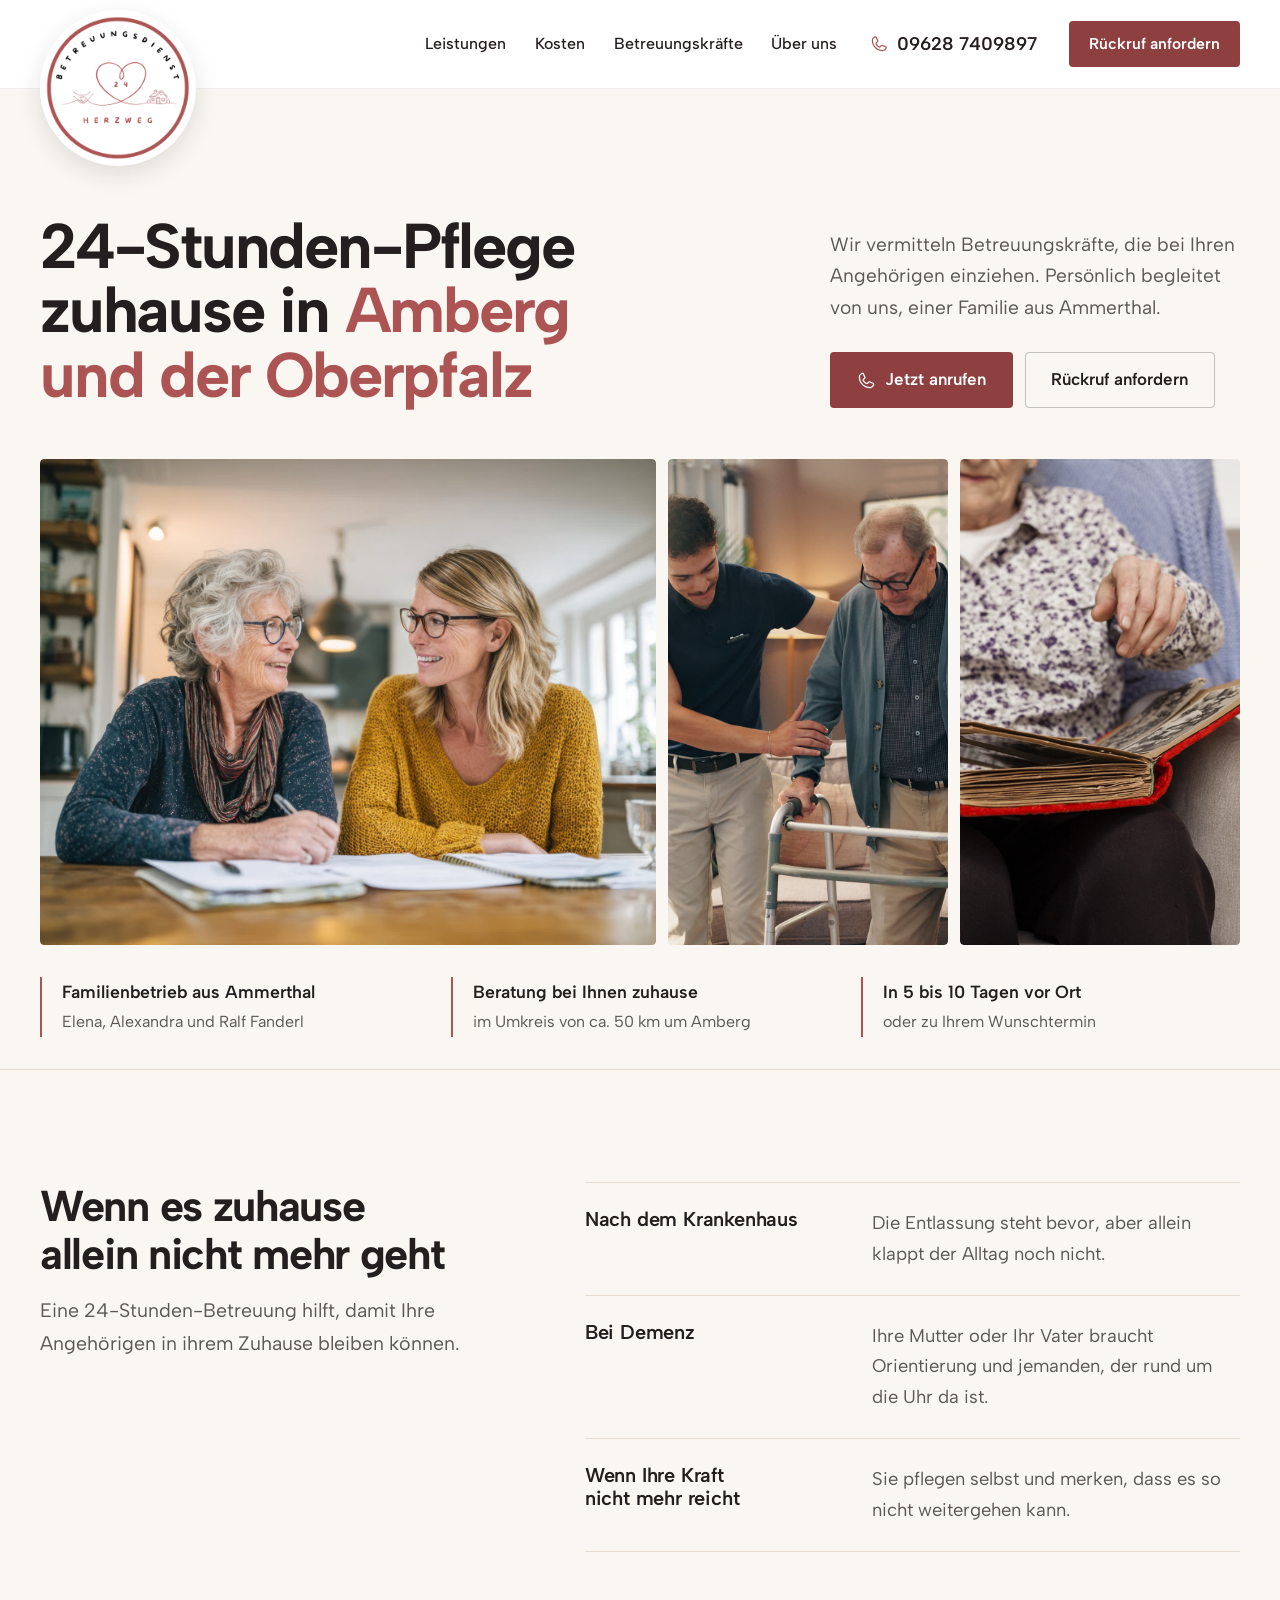
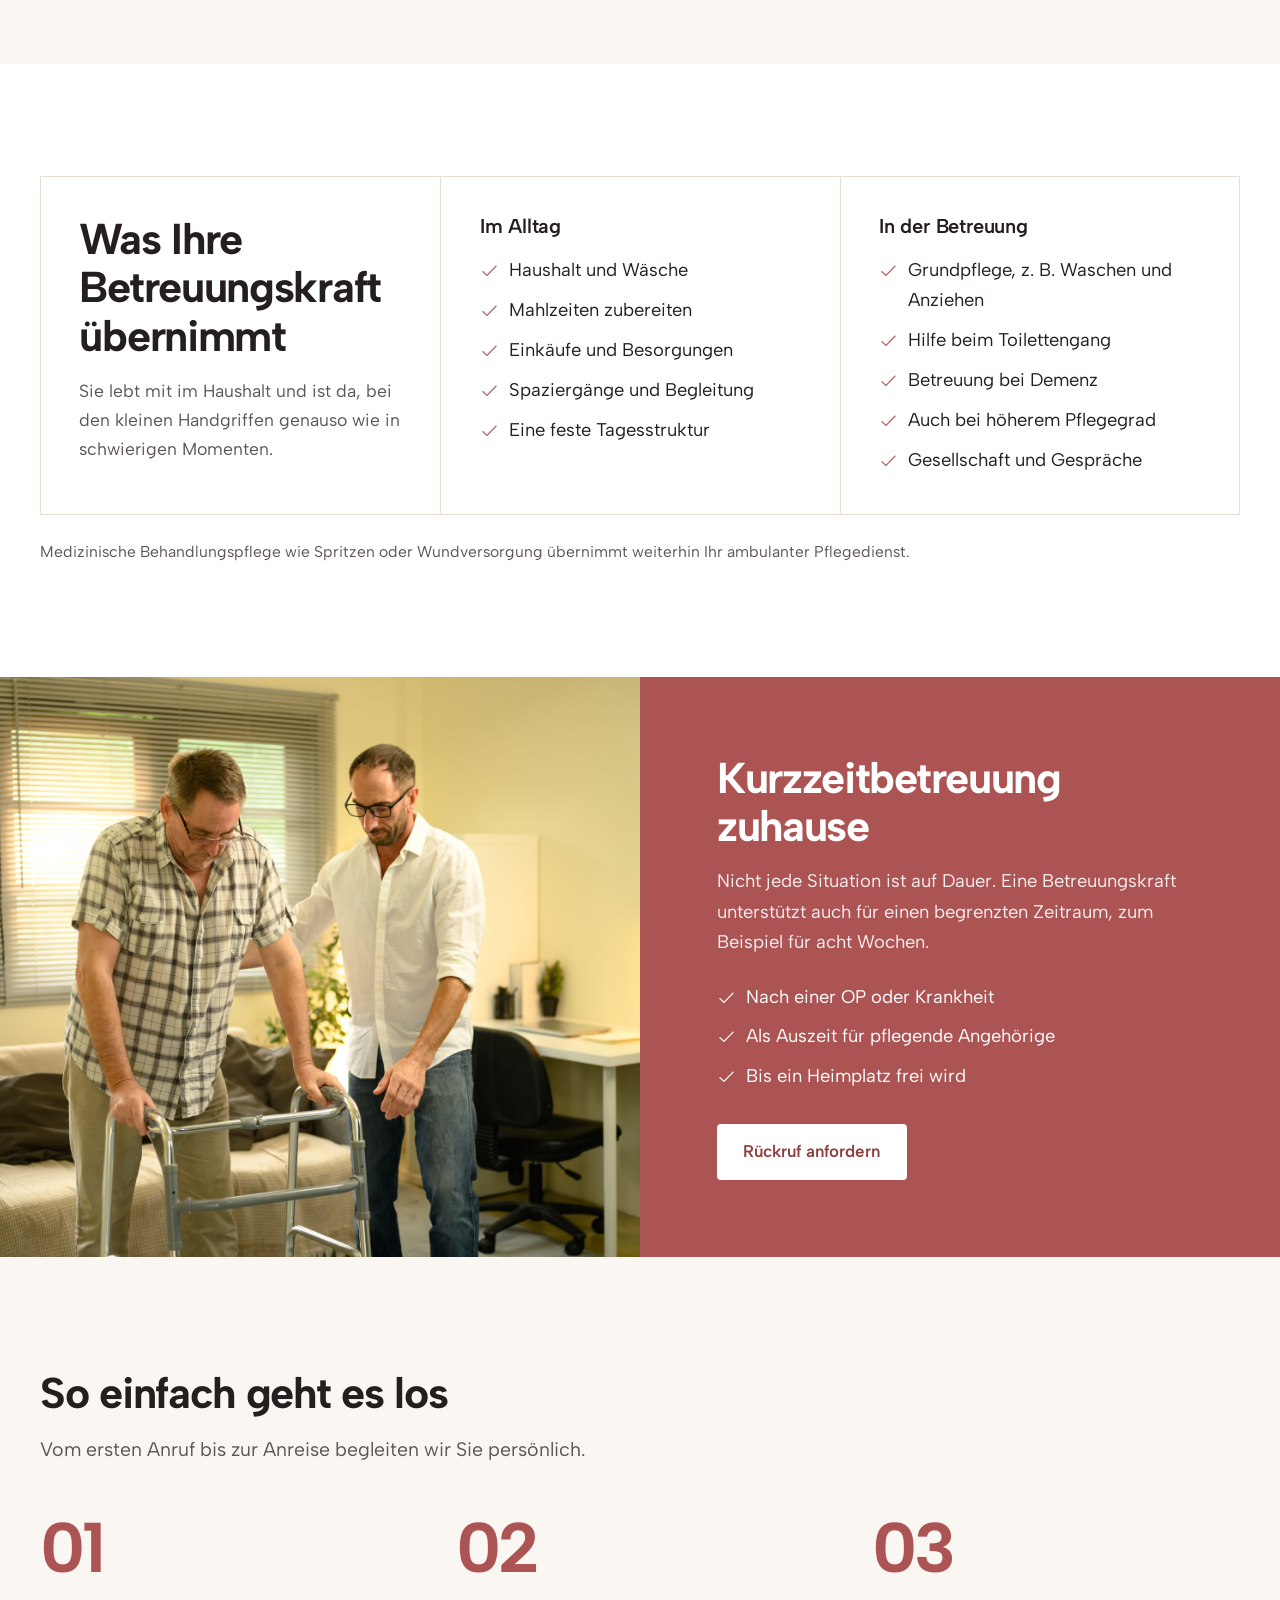
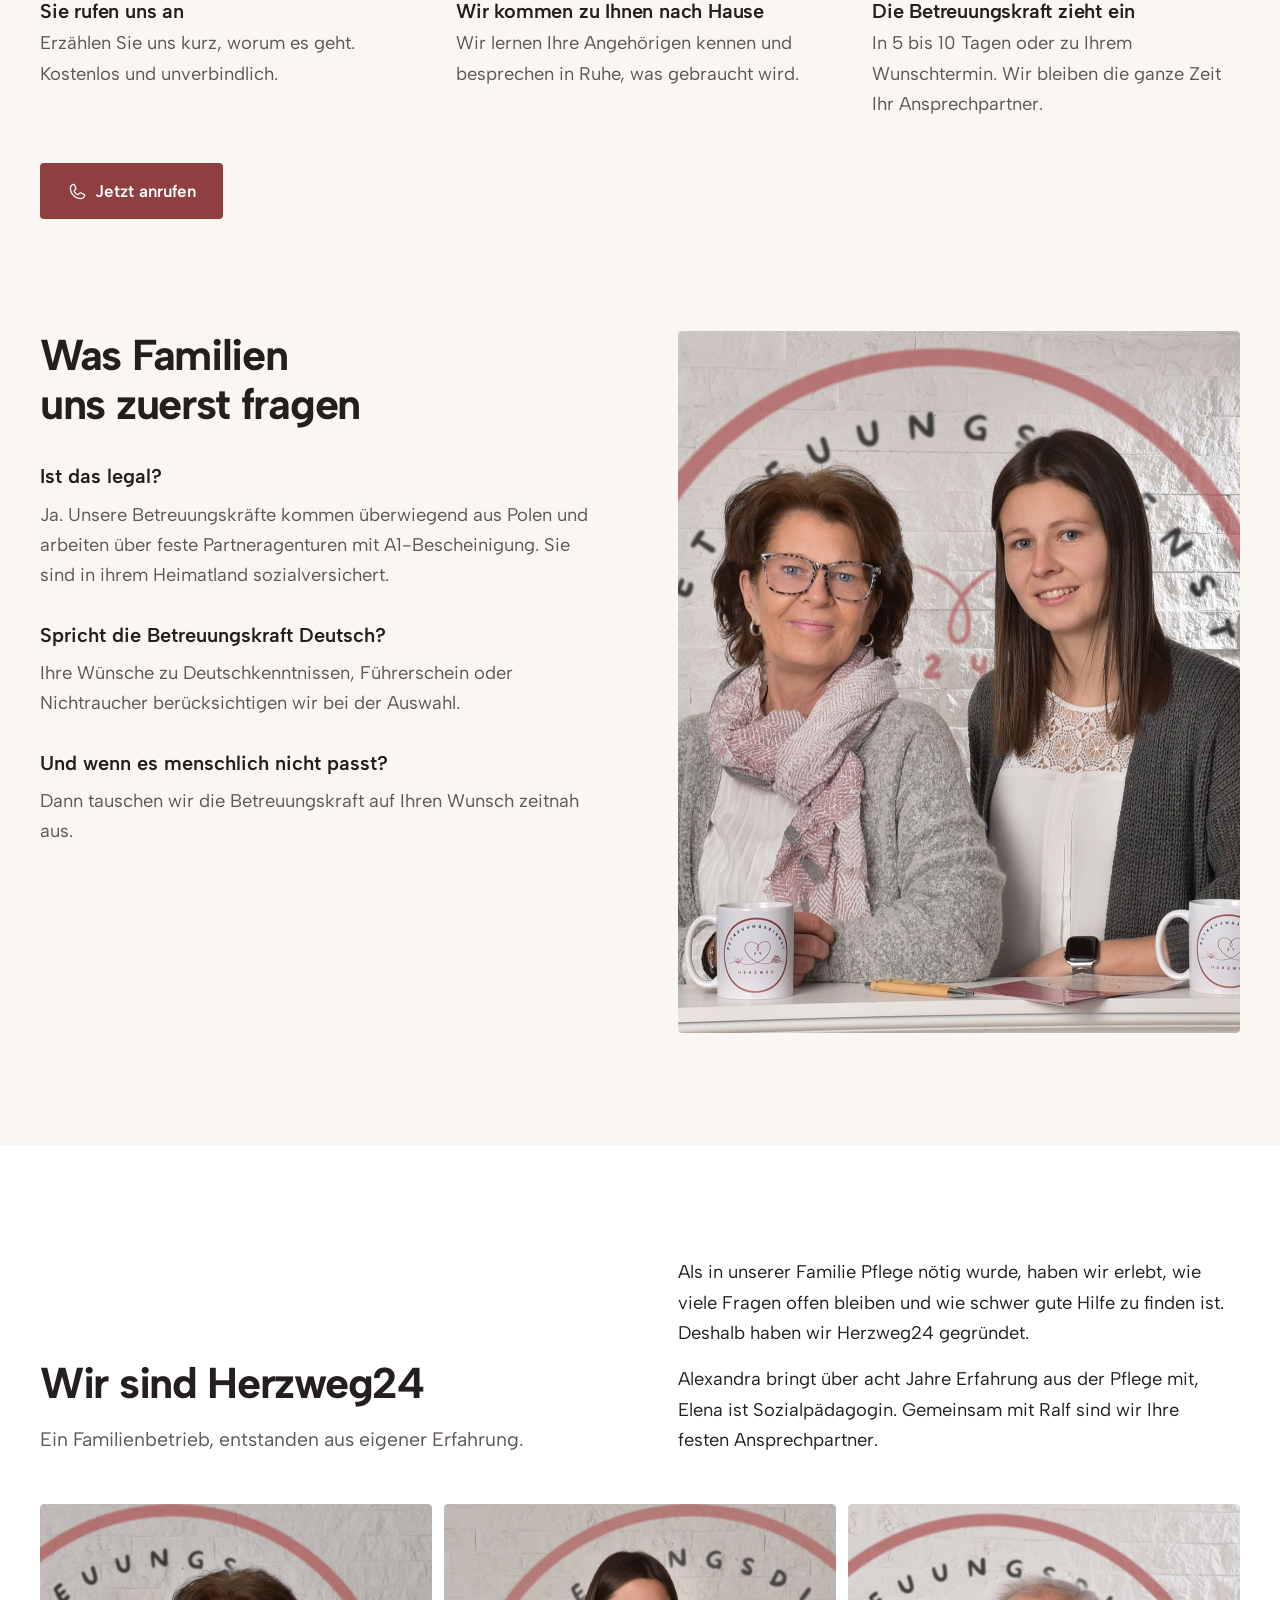
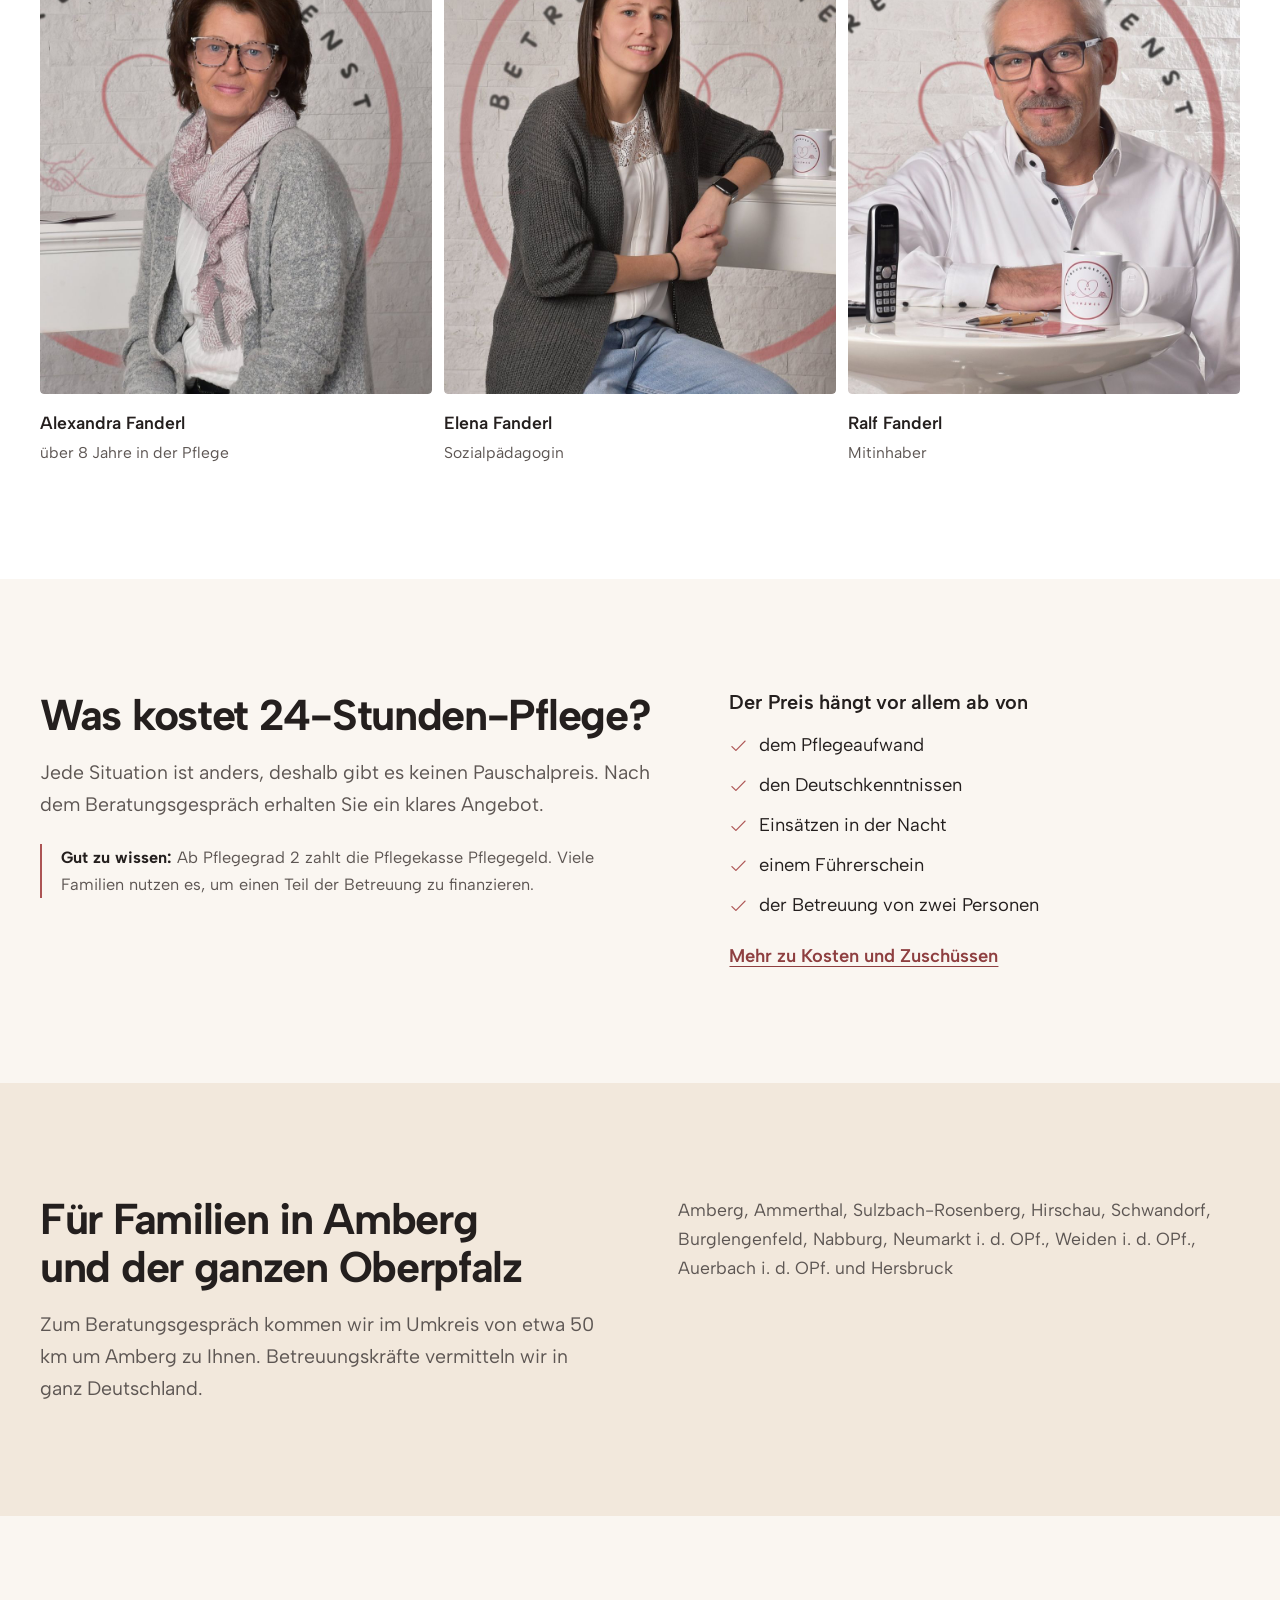
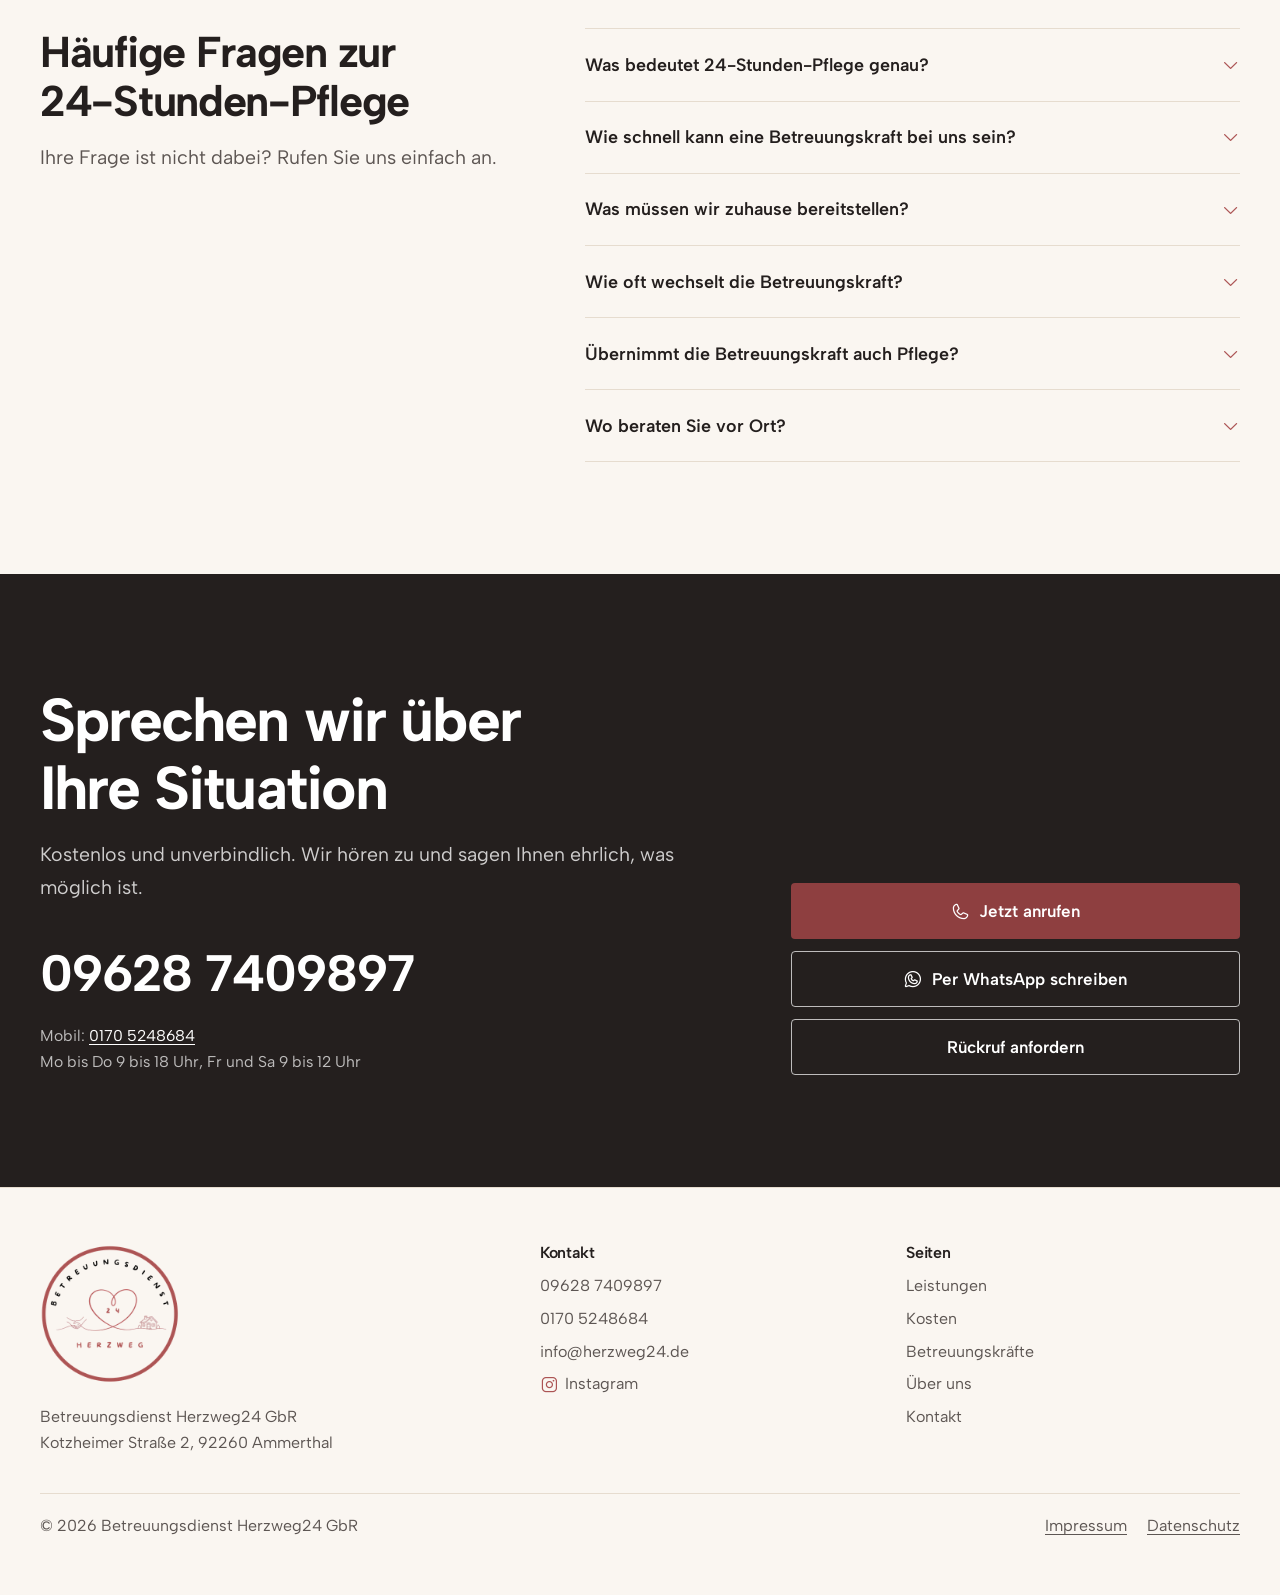
<file: entwurf-c.html>
<!doctype html>
<html lang="de">
<head>
<meta charset="utf-8">
<meta name="viewport" content="width=device-width, initial-scale=1">
<title>24 Stunden Pflege Amberg &amp; Oberpfalz | Herzweg24</title>
<meta name="description" content="Liebevolle 24-Stunden-Betreuung für Ihre Angehörigen in den eigenen vier Wänden. Persönliche Beratung vor Ort im Raum Amberg. Jetzt kostenlos anfragen.">
<meta name="robots" content="noindex">
<link rel="icon" href="assets/img/logo-herzweg24.png">
<link rel="stylesheet" href="assets/icons/icons.css">
<link rel="stylesheet" href="assets/css/base.css">
<script>document.documentElement.classList.add('js')</script>
<style>
:root { --font: "Albert Sans", system-ui, sans-serif; --bg: #faf6f1; --radius: 4px; }
h1 { font-size: clamp(2.5rem, 1.4rem + 4.2vw, 5rem); letter-spacing: -.035em; line-height: 1.02; }
h2 { letter-spacing: -.03em; }
.btn { border-radius: var(--radius); }
.mobile-bar a { border-radius: var(--radius); }
.hero { padding-block: clamp(5rem, 3rem + 6vw, 8rem) 0; }
.hero-top { display: grid; grid-template-columns: 1.8fr 1fr; gap: clamp(2rem, 4vw, 4rem); align-items: end; }
.hero-top h1 { max-width: 17ch; font-size: clamp(2.4rem, 1.4rem + 3.2vw, 4.3rem); }
.hero-side .lead { font-size: 1.2rem; }
.hero-actions { display: flex; flex-wrap: wrap; gap: .75rem; margin-top: 1.75rem; }
.hero-mosaic { margin-top: clamp(2.5rem, 4vw, 4rem); display: grid; grid-template-columns: 2.2fr 1fr 1fr; gap: .75rem; height: clamp(320px, 38vw, 520px); }
.hero-mosaic .photo { border-radius: var(--radius); height: 100%; }
.facts { border-bottom: 1px solid var(--line); }
.facts ul { list-style: none; margin: 0; padding: 2rem 0; display: grid; grid-template-columns: repeat(3, 1fr); gap: 2rem; }
.facts li { padding-left: 1.25rem; border-left: 2px solid var(--red); }
.facts strong { display: block; font-weight: 600; font-size: 1.1rem; }
.facts span { color: var(--ink-soft); font-size: 1rem; }
.sit { display: grid; grid-template-columns: 1fr 1.4fr; gap: clamp(2rem, 6vw, 6rem); }
.sit-rows { display: grid; }
.sit-rows div { display: grid; grid-template-columns: 1fr 1.4fr; gap: 1.5rem; padding-block: 1.6rem; border-top: 1px solid var(--line); }
.sit-rows div:last-child { border-bottom: 1px solid var(--line); }
.sit-rows p { color: var(--ink-soft); }
.services { background: #fff; }
.svc-layout { display: grid; grid-template-columns: 1fr 1fr 1fr; gap: 0; border: 1px solid var(--line); }
.svc-layout > div { padding: clamp(1.75rem, 3vw, 2.5rem); }
.svc-layout > div + div { border-left: 1px solid var(--line); }
.svc-layout h3 { margin-bottom: 1.1rem; }
.svc-intro .lead { margin-top: 1rem; font-size: 1.1rem; }
.svc-note { margin-top: 1.5rem; color: var(--ink-soft); font-size: .98rem; }
.short-band { background: var(--red); color: #fff; }
.short-grid { display: grid; grid-template-columns: 1fr 1fr; align-items: stretch; }
.short-grid .photo { border-radius: 0; min-height: 460px; }
.short-copy { padding: clamp(3rem, 6vw, 6rem) clamp(1.5rem, 6vw, 6rem); align-self: center; }
.short-copy h2 { color: #fff; }
.short-copy p { color: rgb(255 255 255 / .9); margin: 1rem 0 1.5rem; max-width: 46ch; }
.short-copy .check-list { margin-bottom: 2rem; }
.short-copy .check-list .ph { color: #fff; }
.steps { list-style: none; margin: 3rem 0 0; padding: 0; display: grid; grid-template-columns: repeat(3, 1fr); gap: 3rem; counter-reset: s; }
.steps li { counter-increment: s; }
.steps li::before { content: counter(s, decimal-leading-zero); display: block; font-size: clamp(3rem, 2rem + 3vw, 4.5rem); font-weight: 700; color: var(--red); line-height: 1; letter-spacing: -.04em; margin-bottom: 1rem; }
.steps h3 { margin-bottom: .4rem; }
.steps p { color: var(--ink-soft); }
.steps-cta { margin-top: 2.75rem; }
.qa-grid { display: grid; grid-template-columns: 1fr 1fr; gap: clamp(2rem, 6vw, 6rem); align-items: start; }
.qa-grid .photo { aspect-ratio: 4 / 5; }
.qa-grid .photo img { object-position: 58% 40%; }
.qa dl { margin: 2rem 0 0; }
.qa dt { font-weight: 600; font-size: 1.25rem; margin-top: 1.75rem; }
.qa dd { margin: .4rem 0 0; color: var(--ink-soft); }
.team { background: #fff; }
.team-top { display: grid; grid-template-columns: 1fr 1fr; gap: clamp(2rem, 6vw, 6rem); align-items: end; }
.team-top p + p { margin-top: 1rem; }
.people { margin-top: 3rem; display: grid; grid-template-columns: repeat(3, minmax(0, 1fr)); gap: .75rem; }
.people figure { margin: 0; }
.people .photo { aspect-ratio: 4 / 5; }
.people .photo img { aspect-ratio: 4 / 5; height: auto; }
.people figcaption { margin-top: .9rem; }
.people strong { display: block; font-weight: 600; font-size: 1.1rem; }
.people span { color: var(--ink-soft); font-size: .98rem; }
@media (max-width: 600px) { .people { gap: .6rem; } .people strong { font-size: .92rem; } .people span { font-size: .82rem; line-height: 1.4; } }
.costs-grid { display: grid; grid-template-columns: 1.2fr 1fr; gap: clamp(2rem, 6vw, 6rem); }
.costs-grid .lead { margin-top: 1rem; }
.hint { margin-top: 1.5rem; padding-left: 1.2rem; border-left: 2px solid var(--red); color: var(--ink-soft); font-size: 1.02rem; }
.hint strong { color: var(--ink); }
.factors h3 { margin-bottom: 1rem; }
.factors a { display: inline-block; margin-top: 1.3rem; font-weight: 600; }
.area { background: var(--cream); }
.area-grid { display: grid; grid-template-columns: 1fr 1fr; gap: clamp(2rem, 6vw, 6rem); }
.area-grid .lead { margin-top: 1rem; }
.area-grid .places { color: var(--ink-soft); font-size: 1.1rem; }
.faq-grid { display: grid; grid-template-columns: 1fr 1.4fr; gap: clamp(2rem, 6vw, 6rem); }
.faq-grid .lead { margin-top: 1rem; }
.contact { background: var(--ink); color: #fff; }
.contact-inner { display: grid; grid-template-columns: 1.2fr .8fr; gap: clamp(2rem, 6vw, 6rem); align-items: end; }
.contact h2 { color: #fff; font-size: clamp(2.2rem, 1.4rem + 3vw, 3.8rem); }
.contact .lead { color: rgb(255 255 255 / .78); margin-top: 1rem; }
.contact-phone { display: inline-block; margin-top: 1.75rem; font-size: clamp(2rem, 1.4rem + 2.4vw, 3.2rem); font-weight: 700; color: #fff; text-decoration: none; letter-spacing: -.02em; }
.contact-meta { margin-top: .5rem; color: rgb(255 255 255 / .7); font-size: .98rem; }
.contact-meta a { color: #fff; }
.contact-actions { display: grid; gap: .75rem; }
.contact-actions .btn { width: 100%; }
.contact .btn-light { background: var(--red-dark); color: #fff; }
.contact :focus-visible { outline-color: #fff; }
@media (max-width: 960px) {
  .hero-top, .sit, .svc-layout, .short-grid, .steps, .qa-grid, .team-top, .costs-grid, .area-grid, .faq-grid, .contact-inner, .facts ul { grid-template-columns: 1fr; }
  .svc-layout > div + div { border-left: 0; border-top: 1px solid var(--line); }
  .hero-mosaic { grid-template-columns: 1fr 1fr; height: auto; }
  .hero-mosaic .photo:first-child { grid-column: 1 / -1; aspect-ratio: 4 / 3; }
  .hero-mosaic .photo { aspect-ratio: 1; }
  .sit-rows div { grid-template-columns: 1fr; gap: .3rem; }
  .short-grid .photo { min-height: 0; aspect-ratio: 4 / 3; }
  .qa-grid .photo { aspect-ratio: 4 / 3; }
  .facts ul { gap: 1.25rem; }
}
</style>
</head>
<body class="v-c">
<a class="sr-only" href="#inhalt">Zum Inhalt springen</a>
<header class="site-header" id="top">
  <div class="wrap header-inner">
    <a class="brand" href="#top" aria-label="Betreuungsdienst Herzweg24, zur Startseite">
  <img src="assets/img/logo-herzweg24-360.png" width="180" height="180" alt="Betreuungsdienst Herzweg24">
</a>
    <nav class="main-nav" id="nav" aria-label="Hauptnavigation">
      <a href="#leistungen"><span>Leistungen</span><i class="ph ph-arrow-right nav-arrow" aria-hidden="true"></i></a><a href="#kosten"><span>Kosten</span><i class="ph ph-arrow-right nav-arrow" aria-hidden="true"></i></a><a href="#betreuungskraefte"><span>Betreuungskräfte</span><i class="ph ph-arrow-right nav-arrow" aria-hidden="true"></i></a><a href="#ueber-uns"><span>Über uns</span><i class="ph ph-arrow-right nav-arrow" aria-hidden="true"></i></a><a href="#kontakt" class="nav-mobile-only"><span>Kontakt</span><i class="ph ph-arrow-right nav-arrow" aria-hidden="true"></i></a>
      <div class="nav-extra">
        <a class="btn btn-primary" href="tel:+4996287409897" data-conversion="anruf"><i class="ph ph-phone" aria-hidden="true"></i>09628 7409897</a>
        <a class="btn btn-ghost" href="https://wa.me/491705248684" target="_blank" rel="noopener" data-conversion="whatsapp"><i class="ph ph-whatsapp-logo" aria-hidden="true"></i>Per WhatsApp schreiben</a>
        <p><i class="ph ph-clock" aria-hidden="true"></i>Mo bis Do 9 bis 18, Fr und Sa 9 bis 12 Uhr</p>
      </div>
    </nav>
    <a class="header-phone" href="tel:+4996287409897" data-conversion="anruf"><i class="ph ph-phone" aria-hidden="true"></i>09628 7409897</a>
    <a class="btn btn-primary header-cta" href="https://forms.cloud.microsoft/Pages/ResponsePage.aspx?id=EPrh1cgauUe2HvMaPHXPu1EsKyl7h5tHnTXdQtuc9rlUN0JQUEFRRExWUlhVMlFURk5WVlhBMkpTNy4u" target="_blank" rel="noopener" data-conversion="formular">Rückruf anfordern</a>
    <button class="menu-toggle" type="button" aria-expanded="false" aria-controls="nav" aria-label="Menü öffnen"><i class="ph ph-list" aria-hidden="true"></i></button>
  </div>
</header>
<main id="inhalt">

<section class="hero">
  <div class="wrap">
    <div class="hero-top">
      <h1 class="rise">24-Stunden-Pflege zuhause in <span class="accent">Amberg und der Oberpfalz</span></h1>
      <div class="hero-side">
        <p class="lead rise">Wir vermitteln Betreuungskräfte, die bei Ihren Angehörigen einziehen. Persönlich begleitet von uns, einer Familie aus Ammerthal.</p>
        <div class="hero-actions rise"><a class="btn btn-primary" href="tel:+4996287409897" data-conversion="anruf"><i class="ph ph-phone" aria-hidden="true"></i>Jetzt anrufen</a><a class="btn btn-ghost" href="https://forms.cloud.microsoft/Pages/ResponsePage.aspx?id=EPrh1cgauUe2HvMaPHXPu1EsKyl7h5tHnTXdQtuc9rlUN0JQUEFRRExWUlhVMlFURk5WVlhBMkpTNy4u" target="_blank" rel="noopener" data-conversion="formular">Rückruf anfordern</a></div>
      </div>
    </div>
    <div class="hero-mosaic">
      <div class="photo hero-media rise"><img src="assets/img/beratung-tisch.jpg" width="1800" height="1200" alt="Tochter und Mutter besprechen Unterlagen am Küchentisch" fetchpriority="high" class=""></div>
      <div class="photo hero-media rise"><img src="assets/img/rollator-betreuerin.jpg" width="1800" height="1350" alt="Betreuer stützt einen älteren Herrn mit Rollator" loading="lazy" class=""></div>
      <div class="photo hero-media rise"><img src="assets/img/fotoalbum.jpg" width="1800" height="1350" alt="Ältere Dame mit Fotoalbum" loading="lazy" class=""></div>
    </div>
  </div>
</section>
<section class="facts" aria-label="Das Wichtigste auf einen Blick"><div class="wrap"><ul data-group><li class="r"><strong>Familienbetrieb aus Ammerthal</strong><span>Elena, Alexandra und Ralf Fanderl</span></li><li class="r"><strong>Beratung bei Ihnen zuhause</strong><span>im Umkreis von ca. 50 km um Amberg</span></li><li class="r"><strong>In 5 bis 10 Tagen vor Ort</strong><span>oder zu Ihrem Wunschtermin</span></li></ul></div></section>

<section class="section">
  <div class="wrap sit">
    <div class="rise"><h2>Wenn es zuhause allein nicht mehr geht</h2><p class="lead" style="margin-top:1rem">Eine 24-Stunden-Betreuung hilft, damit Ihre Angehörigen in ihrem Zuhause bleiben können.</p></div>
    <div class="sit-rows" data-group><div class="r"><h3>Nach dem Krankenhaus</h3><p>Die Entlassung steht bevor, aber allein klappt der Alltag noch nicht.</p></div><div class="r"><h3>Bei Demenz</h3><p>Ihre Mutter oder Ihr Vater braucht Orientierung und jemanden, der rund um die Uhr da ist.</p></div><div class="r"><h3>Wenn Ihre Kraft nicht mehr reicht</h3><p>Sie pflegen selbst und merken, dass es so nicht weitergehen kann.</p></div></div>
  </div>
</section>

<section class="section services" id="leistungen">
  <div class="wrap">
    <div class="svc-layout rise">
      <div class="svc-intro"><h2>Was Ihre Betreuungskraft übernimmt</h2><p class="lead">Sie lebt mit im Haushalt und ist da, bei den kleinen Handgriffen genauso wie in schwierigen Momenten.</p></div>
      <div><h3>Im Alltag</h3><ul class="check-list"><li><i class="ph ph-check" aria-hidden="true"></i>Haushalt und Wäsche</li><li><i class="ph ph-check" aria-hidden="true"></i>Mahlzeiten zubereiten</li><li><i class="ph ph-check" aria-hidden="true"></i>Einkäufe und Besorgungen</li><li><i class="ph ph-check" aria-hidden="true"></i>Spaziergänge und Begleitung</li><li><i class="ph ph-check" aria-hidden="true"></i>Eine feste Tagesstruktur</li></ul></div>
      <div><h3>In der Betreuung</h3><ul class="check-list"><li><i class="ph ph-check" aria-hidden="true"></i>Grundpflege, z. B. Waschen und Anziehen</li><li><i class="ph ph-check" aria-hidden="true"></i>Hilfe beim Toilettengang</li><li><i class="ph ph-check" aria-hidden="true"></i>Betreuung bei Demenz</li><li><i class="ph ph-check" aria-hidden="true"></i>Auch bei höherem Pflegegrad</li><li><i class="ph ph-check" aria-hidden="true"></i>Gesellschaft und Gespräche</li></ul></div>
    </div>
    <p class="svc-note">Medizinische Behandlungspflege wie Spritzen oder Wundversorgung übernimmt weiterhin Ihr ambulanter Pflegedienst.</p>
  </div>
</section>

<section class="short-band" id="kurzzeitbetreuung">
  <div class="short-grid">
    <div class="photo"><img src="assets/img/sohn-vater.jpg" width="1800" height="1350" alt="Sohn hilft seinem Vater mit dem Rollator" loading="lazy" class=""></div>
    <div class="short-copy rise">
      <h2>Kurzzeitbetreuung zuhause</h2>
      <p>Nicht jede Situation ist auf Dauer. Eine Betreuungskraft unterstützt auch für einen begrenzten Zeitraum, zum Beispiel für acht Wochen.</p>
      <ul class="check-list"><li><i class="ph ph-check" aria-hidden="true"></i>Nach einer OP oder Krankheit</li><li><i class="ph ph-check" aria-hidden="true"></i>Als Auszeit für pflegende Angehörige</li><li><i class="ph ph-check" aria-hidden="true"></i>Bis ein Heimplatz frei wird</li></ul>
      <a class="btn btn-light" href="https://forms.cloud.microsoft/Pages/ResponsePage.aspx?id=EPrh1cgauUe2HvMaPHXPu1EsKyl7h5tHnTXdQtuc9rlUN0JQUEFRRExWUlhVMlFURk5WVlhBMkpTNy4u" target="_blank" rel="noopener" data-conversion="formular">Rückruf anfordern</a>
    </div>
  </div>
</section>

<section class="section">
  <div class="wrap">
    <div class="rise" style="max-width:40rem"><h2>So einfach geht es los</h2><p class="lead" style="margin-top:1rem">Vom ersten Anruf bis zur Anreise begleiten wir Sie persönlich.</p></div>
    <ol class="steps" data-group><li class="r"><h3>Sie rufen uns an</h3><p>Erzählen Sie uns kurz, worum es geht. Kostenlos und unverbindlich.</p></li><li class="r"><h3>Wir kommen zu Ihnen nach Hause</h3><p>Wir lernen Ihre Angehörigen kennen und besprechen in Ruhe, was gebraucht wird.</p></li><li class="r"><h3>Die Betreuungskraft zieht ein</h3><p>In 5 bis 10 Tagen oder zu Ihrem Wunschtermin. Wir bleiben die ganze Zeit Ihr Ansprechpartner.</p></li></ol>
    <div class="steps-cta"><a class="btn btn-primary" href="tel:+4996287409897" data-conversion="anruf"><i class="ph ph-phone" aria-hidden="true"></i>Jetzt anrufen</a></div>
  </div>
</section>

<section class="section qa" id="betreuungskraefte" style="padding-top:0">
  <div class="wrap qa-grid">
    <div class="rise"><h2>Was Familien uns zuerst fragen</h2><dl><dt>Ist das legal?</dt><dd>Ja. Unsere Betreuungskräfte kommen überwiegend aus Polen und arbeiten über feste Partneragenturen mit A1-Bescheinigung. Sie sind in ihrem Heimatland sozialversichert.</dd><dt>Spricht die Betreuungskraft Deutsch?</dt><dd>Ihre Wünsche zu Deutschkenntnissen, Führerschein oder Nichtraucher berücksichtigen wir bei der Auswahl.</dd><dt>Und wenn es menschlich nicht passt?</dt><dd>Dann tauschen wir die Betreuungskraft auf Ihren Wunsch zeitnah aus.</dd></dl></div>
    <div class="photo rise"><img src="assets/img/team-duo.jpg" width="1800" height="1301" alt="Alexandra und Elena Fanderl am Stehtisch mit Herzweg24-Tassen" loading="lazy" class=""></div>
  </div>
</section>

<section class="section team" id="ueber-uns">
  <div class="wrap">
    <div class="team-top rise">
      <div><h2>Wir sind Herzweg24</h2><p class="lead" style="margin-top:1rem">Ein Familienbetrieb, entstanden aus eigener Erfahrung.</p></div>
      <div><p>Als in unserer Familie Pflege nötig wurde, haben wir erlebt, wie viele Fragen offen bleiben und wie schwer gute Hilfe zu finden ist. Deshalb haben wir Herzweg24 gegründet.</p><p>Alexandra bringt über acht Jahre Erfahrung aus der Pflege mit, Elena ist Sozialpädagogin. Gemeinsam mit Ralf sind wir Ihre festen Ansprechpartner.</p></div>
    </div>
    <div data-group><div class="people"><figure class="r"><div class="photo"><img src="assets/img/team-alexandra.jpg" width="960" height="1200" alt="Alexandra Fanderl" decoding="async" class=""></div><figcaption><strong>Alexandra Fanderl</strong><span>über 8 Jahre in der Pflege</span></figcaption></figure><figure class="r"><div class="photo"><img src="assets/img/team-elena.jpg" width="960" height="1200" alt="Elena Fanderl" decoding="async" class=""></div><figcaption><strong>Elena Fanderl</strong><span>Sozialpädagogin</span></figcaption></figure><figure class="r"><div class="photo"><img src="assets/img/team-ralf.jpg" width="960" height="1200" alt="Ralf Fanderl" decoding="async" class=""></div><figcaption><strong>Ralf Fanderl</strong><span>Mitinhaber</span></figcaption></figure></div></div>
  </div>
</section>

<section class="section" id="kosten">
  <div class="wrap costs-grid">
    <div class="rise">
      <h2>Was kostet <span class="nowrap">24-Stunden-Pflege</span>?</h2>
      <p class="lead">Jede Situation ist anders, deshalb gibt es keinen Pauschalpreis. Nach dem Beratungsgespräch erhalten Sie ein klares Angebot.</p>
      <p class="hint"><strong>Gut zu wissen:</strong> Ab Pflegegrad 2 zahlt die Pflegekasse Pflegegeld. Viele Familien nutzen es, um einen Teil der Betreuung zu finanzieren.</p>
    </div>
    <div class="factors rise"><h3>Der Preis hängt vor allem ab von</h3><ul class="check-list"><li><i class="ph ph-check" aria-hidden="true"></i>dem Pflegeaufwand</li><li><i class="ph ph-check" aria-hidden="true"></i>den Deutschkenntnissen</li><li><i class="ph ph-check" aria-hidden="true"></i>Einsätzen in der Nacht</li><li><i class="ph ph-check" aria-hidden="true"></i>einem Führerschein</li><li><i class="ph ph-check" aria-hidden="true"></i>der Betreuung von zwei Personen</li></ul><a href="#kosten">Mehr zu Kosten und Zuschüssen</a></div>
  </div>
</section>

<section class="section area">
  <div class="wrap area-grid rise">
    <div><h2>Für Familien in Amberg und der ganzen Oberpfalz</h2><p class="lead">Zum Beratungsgespräch kommen wir im Umkreis von etwa 50 km um Amberg zu Ihnen. Betreuungskräfte vermitteln wir in ganz Deutschland.</p></div>
    <p class="places">Amberg, Ammerthal, Sulzbach-Rosenberg, Hirschau, Schwandorf, Burglengenfeld, Nabburg, Neumarkt i. d. OPf., Weiden i. d. OPf., Auerbach i. d. OPf. und Hersbruck</p>
  </div>
</section>

<section class="section" id="faq">
  <div class="wrap faq-grid">
    <div class="rise"><h2>Häufige Fragen zur <span class="nowrap">24-Stunden-Pflege</span></h2><p class="lead">Ihre Frage ist nicht dabei? Rufen Sie uns einfach an.</p></div>
    <div class="rise"><div class="faq-list"><details><summary>Was bedeutet 24-Stunden-Pflege genau?<i class="ph ph-caret-down" aria-hidden="true"></i></summary><p class="answer">Eine Betreuungskraft wohnt mit im Haushalt Ihres Angehörigen und unterstützt im Alltag und bei der Grundpflege. Sie hat geregelte Pausen und Freizeit, ist aber im Haus und damit da, wenn sie gebraucht wird.</p></details><details><summary>Wie schnell kann eine Betreuungskraft bei uns sein?<i class="ph ph-caret-down" aria-hidden="true"></i></summary><p class="answer">In der Regel innerhalb von 5 bis 10 Tagen nach dem Beratungsgespräch. Wenn Sie einen festen Starttermin brauchen, zum Beispiel die Entlassung aus dem Krankenhaus, planen wir darauf hin.</p></details><details><summary>Was müssen wir zuhause bereitstellen?<i class="ph ph-caret-down" aria-hidden="true"></i></summary><p class="answer">Ein eigenes Zimmer für die Betreuungskraft, einen Internetzugang sowie die Mitbenutzung von Bad und Küche.</p></details><details><summary>Wie oft wechselt die Betreuungskraft?<i class="ph ph-caret-down" aria-hidden="true"></i></summary><p class="answer">Üblich ist ein Wechsel alle 2 bis 3 Monate. Wir begleiten jeden Wechsel persönlich.</p></details><details><summary>Übernimmt die Betreuungskraft auch Pflege?<i class="ph ph-caret-down" aria-hidden="true"></i></summary><p class="answer">Ja, die Grundpflege wie Waschen, Anziehen und Hilfe beim Toilettengang. Medizinische Behandlungspflege wie Spritzen oder Wundversorgung übernimmt ein ambulanter Pflegedienst.</p></details><details><summary>Wo beraten Sie vor Ort?<i class="ph ph-caret-down" aria-hidden="true"></i></summary><p class="answer">Im Umkreis von etwa 50 km um Amberg, zum Beispiel in Sulzbach-Rosenberg, Schwandorf, Neumarkt und Weiden. Außerhalb davon vermitteln wir ebenfalls und beraten Sie telefonisch.</p></details></div></div>
  </div>
</section>

<section class="section contact" id="kontakt"><div class="wrap"><div class="contact-inner" data-group>
  <div class="r">
    <h2>Sprechen wir über Ihre Situation</h2>
    <p class="lead">Kostenlos und unverbindlich. Wir hören zu und sagen Ihnen ehrlich, was möglich ist.</p>
    <a class="contact-phone" href="tel:+4996287409897" data-conversion="anruf">09628 7409897</a>
    <p class="contact-meta">Mobil: <a href="tel:+491705248684" data-conversion="anruf">0170 5248684</a><br>Mo bis Do 9 bis 18 Uhr, Fr und Sa 9 bis 12 Uhr</p>
  </div>
  <div class="contact-actions r">
    <a class="btn btn-light" href="tel:+4996287409897" data-conversion="anruf"><i class="ph ph-phone" aria-hidden="true"></i>Jetzt anrufen</a>
    <a class="btn btn-outline-light" href="https://wa.me/491705248684" target="_blank" rel="noopener" data-conversion="whatsapp"><i class="ph ph-whatsapp-logo" aria-hidden="true"></i>Per WhatsApp schreiben</a>
    <a class="btn btn-outline-light" href="https://forms.cloud.microsoft/Pages/ResponsePage.aspx?id=EPrh1cgauUe2HvMaPHXPu1EsKyl7h5tHnTXdQtuc9rlUN0JQUEFRRExWUlhVMlFURk5WVlhBMkpTNy4u" target="_blank" rel="noopener" data-conversion="formular">Rückruf anfordern</a>
  </div>
</div></div></section>
</main>
<footer class="site-footer">
  <div class="wrap">
    <div class="footer-grid">
      <div><a class="brand" href="#top" aria-label="Betreuungsdienst Herzweg24, zur Startseite">
  <img src="assets/img/logo-herzweg24-360.png" width="180" height="180" alt="Betreuungsdienst Herzweg24">
</a><p>Betreuungsdienst Herzweg24 GbR<br>Kotzheimer Straße 2, 92260 Ammerthal</p></div>
      <div><h3>Kontakt</h3><ul><li><a href="tel:+4996287409897" data-conversion="anruf">09628 7409897</a></li><li><a href="tel:+491705248684" data-conversion="anruf">0170 5248684</a></li><li><a href="mailto:info@herzweg24.de">info@herzweg24.de</a></li><li><a class="social" href="https://www.instagram.com/herzweg24" target="_blank" rel="noopener" aria-label="Herzweg24 auf Instagram (neuer Tab)"><i class="ph ph-instagram-logo" aria-hidden="true"></i>Instagram</a></li></ul></div>
      <div><h3>Seiten</h3><ul><li><a href="#leistungen">Leistungen</a></li><li><a href="#kosten">Kosten</a></li><li><a href="#betreuungskraefte">Betreuungskräfte</a></li><li><a href="#ueber-uns">Über uns</a></li><li><a href="#kontakt">Kontakt</a></li></ul></div>
    </div>
    <div class="footer-bottom"><span>© 2026 Betreuungsdienst Herzweg24 GbR</span><span><a href="#">Impressum</a><a href="#">Datenschutz</a></span></div>
  </div>
</footer>
<nav class="mobile-bar" aria-label="Schnellkontakt">
  <a class="call" href="tel:+4996287409897" data-conversion="anruf"><i class="ph ph-phone" aria-hidden="true"></i>Anrufen</a>
  <a href="https://wa.me/491705248684" target="_blank" rel="noopener" data-conversion="whatsapp"><i class="ph ph-whatsapp-logo" aria-hidden="true"></i>WhatsApp</a>
  <a href="https://forms.cloud.microsoft/Pages/ResponsePage.aspx?id=EPrh1cgauUe2HvMaPHXPu1EsKyl7h5tHnTXdQtuc9rlUN0JQUEFRRExWUlhVMlFURk5WVlhBMkpTNy4u" target="_blank" rel="noopener" data-conversion="formular"><i class="ph ph-chat-circle-text" aria-hidden="true"></i>Rückruf</a>
</nav>
<script>
(function () {
  var header = document.querySelector('.site-header'), toggle = document.querySelector('.menu-toggle'), nav = document.getElementById('nav');
  function setOpen(o) { header.classList.toggle('open', o); document.documentElement.classList.toggle('menu-open', o); toggle.setAttribute('aria-expanded', o); toggle.setAttribute('aria-label', o ? 'Menü schließen' : 'Menü öffnen'); toggle.firstElementChild.className = 'ph ' + (o ? 'ph-x' : 'ph-list'); }
  var sen = document.createElement('div'); sen.style.cssText = 'position:absolute;top:0;left:0;width:1px;height:48px;pointer-events:none'; document.body.prepend(sen);
  new IntersectionObserver(function (e) { header.classList.toggle('scrolled', !e[0].isIntersecting); }).observe(sen);
  toggle.addEventListener('click', function () { setOpen(!header.classList.contains('open')); });
  nav.addEventListener('click', function (e) { if (e.target.closest('a')) setOpen(false); });
  document.addEventListener('keydown', function (e) { if (e.key === 'Escape' && header.classList.contains('open')) { setOpen(false); toggle.focus(); } });
  document.addEventListener('click', function (e) { if (header.classList.contains('open') && !header.contains(e.target)) setOpen(false); });
  // Hero: gestaffelt beim Laden. Restliche Inhalte: einmal beim Hineinscrollen, Staffelung innerhalb einer Gruppe.
  var hero = document.querySelectorAll('.hero .rise');
  hero.forEach(function (el, i) { el.style.setProperty('--i', i); });
  requestAnimationFrame(function () { requestAnimationFrame(function () { hero.forEach(function (el) { el.classList.add('in'); }); }); });
  document.querySelectorAll('[data-group]').forEach(function (g) { g.querySelectorAll('.r').forEach(function (el, i) { el.classList.add('rise'); el.style.setProperty('--i', i); }); });
  var items = document.querySelectorAll('main .rise:not(.hero .rise)');
  if (!('IntersectionObserver' in window)) { items.forEach(function (el) { el.classList.add('in'); }); return; }
  var io = new IntersectionObserver(function (es) { es.forEach(function (e) { if (e.isIntersecting) { e.target.classList.add('in'); io.unobserve(e.target); } }); }, { rootMargin: '0px 0px -10% 0px', threshold: 0.12 });
  items.forEach(function (el) { io.observe(el); });
})();
</script>
</body>
</html>
</file>
<file: assets/css/base.css>
/* Herzweg24 Startseite, gemeinsame Basis der drei Entwürfe */

@font-face { font-family: "Figtree"; src: url("../fonts/figtree-latin-400-normal.woff2") format("woff2"); font-weight: 400; font-display: swap; }
@font-face { font-family: "Figtree"; src: url("../fonts/figtree-latin-500-normal.woff2") format("woff2"); font-weight: 500; font-display: swap; }
@font-face { font-family: "Figtree"; src: url("../fonts/figtree-latin-600-normal.woff2") format("woff2"); font-weight: 600; font-display: swap; }
@font-face { font-family: "Figtree"; src: url("../fonts/figtree-latin-700-normal.woff2") format("woff2"); font-weight: 700; font-display: swap; }
@font-face { font-family: "Lexend"; src: url("../fonts/lexend-latin-400-normal.woff2") format("woff2"); font-weight: 400; font-display: swap; }
@font-face { font-family: "Lexend"; src: url("../fonts/lexend-latin-500-normal.woff2") format("woff2"); font-weight: 500; font-display: swap; }
@font-face { font-family: "Lexend"; src: url("../fonts/lexend-latin-600-normal.woff2") format("woff2"); font-weight: 600; font-display: swap; }
@font-face { font-family: "Lexend"; src: url("../fonts/lexend-latin-700-normal.woff2") format("woff2"); font-weight: 700; font-display: swap; }
@font-face { font-family: "Albert Sans"; src: url("../fonts/albert-sans-latin-400-normal.woff2") format("woff2"); font-weight: 400; font-display: swap; }
@font-face { font-family: "Albert Sans"; src: url("../fonts/albert-sans-latin-500-normal.woff2") format("woff2"); font-weight: 500; font-display: swap; }
@font-face { font-family: "Albert Sans"; src: url("../fonts/albert-sans-latin-600-normal.woff2") format("woff2"); font-weight: 600; font-display: swap; }
@font-face { font-family: "Albert Sans"; src: url("../fonts/albert-sans-latin-700-normal.woff2") format("woff2"); font-weight: 700; font-display: swap; }

:root {
  --red: #ac5454;
  --red-dark: #8e3f40;
  --cream: #f2e8dc;
  --ink: #241f1e;
  --ink-soft: #5d5653;
  --line: #e6dccf;
  --bg: #fcfaf7;
  --radius: 14px;
  --font: "Figtree", system-ui, sans-serif;
  --display: var(--font);
  --wrap: min(1200px, 100% - 2.5rem);
  /* Emil Kowalski: starke Ease-out-Kurve für UI */
  --ease-out: cubic-bezier(0.23, 1, 0.32, 1);
  color-scheme: light;
}

*, *::before, *::after { box-sizing: border-box; }
html { scroll-behavior: smooth; scroll-padding-top: 6.5rem; -webkit-text-size-adjust: 100%; }
@media (prefers-reduced-motion: reduce) { html { scroll-behavior: auto; } }
body { margin: 0; font-family: var(--font); font-size: 1.15rem; line-height: 1.65; color: var(--ink); background: var(--bg); -webkit-font-smoothing: antialiased; }
::selection { background: var(--red); color: #fff; }
:focus-visible { outline: 3px solid var(--red); outline-offset: 3px; border-radius: 4px; }
img { display: block; max-width: 100%; height: auto; }
a { color: var(--red-dark); text-underline-offset: .2em; }
h1, h2, h3 { font-family: var(--display); margin: 0; line-height: 1.12; letter-spacing: -.02em; text-wrap: balance; font-weight: 700; }
h1 { font-size: clamp(2.3rem, 1.5rem + 3vw, 3.9rem); }
h2 { font-size: clamp(1.8rem, 1.3rem + 1.8vw, 2.7rem); }
h3 { font-size: 1.25rem; font-weight: 600; letter-spacing: -.01em; }
p { margin: 0; text-wrap: pretty; }
.wrap { width: var(--wrap); margin-inline: auto; }
.section { padding-block: clamp(4.5rem, 3rem + 5vw, 8rem); }
.lead { font-size: 1.22rem; color: var(--ink-soft); max-width: 58ch; }
.nowrap { white-space: nowrap; }
.sr-only { position: absolute; width: 1px; height: 1px; overflow: hidden; clip: rect(0 0 0 0); white-space: nowrap; }
.accent { color: var(--red); }

/* Buttons: Druck-Feedback nach Emil Kowalski (scale 0.97, 140ms) */
.btn {
  display: inline-flex; align-items: center; justify-content: center; gap: .55rem;
  min-height: 3.5rem; padding: .85rem 1.6rem; border-radius: 999px; white-space: nowrap;
  font: 600 1.06rem/1.1 var(--font); text-decoration: none; border: 1.5px solid transparent; cursor: pointer;
  transition: transform 140ms var(--ease-out), background-color 200ms ease, border-color 200ms ease, color 200ms ease;
}
.btn .ph { font-size: 1.25rem; }
.btn:active { transform: scale(0.97); }
.btn-primary { background: var(--red-dark); color: #fff; }
.btn-ghost { background: transparent; color: var(--ink); border-color: rgb(36 31 30 / .25); }
.btn-light { background: #fff; color: var(--red-dark); }
.btn-outline-light { background: transparent; color: #fff; border-color: rgb(255 255 255 / .7); }
@media (hover: hover) and (pointer: fine) {
  .btn-primary:hover { background: #7a3536; }
  .btn-ghost:hover { border-color: var(--ink); }
  .btn-light:hover { background: var(--cream); }
  .btn-outline-light:hover { background: rgb(255 255 255 / .12); }
}

/* Header mit Logo */
.site-header { position: sticky; top: 0; z-index: 30; background: rgb(255 255 255 / .94); backdrop-filter: blur(10px); border-bottom: 1px solid rgb(36 31 30 / .07); }
.header-inner { display: flex; align-items: center; gap: 2rem; min-height: 5.5rem; }
/* Rundes Logo als Plakette, die über den Header hinausragt: so ist die feine Schrift im Logo lesbar.
   Beim Scrollen schrumpft es auf Headerhöhe (Zustandswechsel, nur transform, Ease-out). */
.brand { display: block; text-decoration: none; flex-shrink: 0; }
.brand img { width: 140px; height: 140px; }
.site-header .brand { position: relative; align-self: stretch; width: 156px; }
.site-header .brand img { position: absolute; top: .6rem; left: 0; width: 156px; height: 156px; padding: 5px; border-radius: 50%; background: #fff; box-shadow: 0 8px 24px rgb(36 31 30 / .12); transform-origin: top left; transition: transform 320ms var(--ease-out), box-shadow 320ms var(--ease-out); }
.site-header.scrolled .brand img { transform: scale(.46); box-shadow: 0 2px 6px rgb(36 31 30 / 0); }
@media (prefers-reduced-motion: reduce) { .site-header .brand img { transition: none; } }
@media (max-width: 900px) {
  .header-inner { min-height: 4.5rem; }
  .site-header .brand { width: 104px; }
  .site-header .brand img { top: .5rem; width: 104px; height: 104px; padding: 4px; }
  .site-header.scrolled .brand img { transform: scale(.54); }
}
.main-nav { display: flex; gap: 1.8rem; margin-left: auto; }
.main-nav a { color: var(--ink); text-decoration: none; font-weight: 500; font-size: 1rem; transition: color 200ms ease; }
@media (hover: hover) and (pointer: fine) { .main-nav a:hover { color: var(--red-dark); } }
.header-phone { display: inline-flex; align-items: center; gap: .45rem; font-weight: 600; color: var(--ink); text-decoration: none; white-space: nowrap; }
.header-phone .ph { color: var(--red); font-size: 1.2rem; }
.header-cta { min-height: 2.9rem; padding: .6rem 1.2rem; font-size: .98rem; }
.menu-toggle { display: none; margin-left: auto; background: none; border: 0; padding: .5rem; color: var(--ink); cursor: pointer; font-size: 1.8rem; }
@media (max-width: 1120px) { .header-phone { display: none; } }
@media (max-width: 900px) {
  .main-nav, .header-cta { display: none; }
  .menu-toggle { display: inline-flex; }
}
.nav-arrow, .nav-extra, .nav-mobile-only { display: none; }
/* Mobiles Menü: Panel unter dem Header, Seite dahinter abgedunkelt.
   Nur opacity und transform; Drawer-Kurve 280ms, Einträge 40ms gestaffelt (Emil Kowalski). */
@media (max-width: 900px) {
  .main-nav { display: flex; flex-direction: column; gap: 0; position: absolute; inset: 100% 0 auto 0; margin: 0;
    max-height: calc(100dvh - 4.5rem); overflow-y: auto; overscroll-behavior: contain;
    background: var(--bg); padding: .25rem 1.25rem calc(1.5rem + env(safe-area-inset-bottom)); border-top: 1px solid var(--line);
    box-shadow: 0 0 0 100vmax rgb(36 31 30 / .4); clip-path: inset(0 0 -100vmax 0);
    opacity: 0; visibility: hidden; transform: translateY(-8px);
    transition: opacity 220ms var(--ease-out), transform 280ms cubic-bezier(0.32, 0.72, 0, 1), visibility 0s linear 280ms; }
  .site-header.open .main-nav { opacity: 1; visibility: visible; transform: none; transition-delay: 0s; }
  .main-nav > a { display: flex; align-items: center; justify-content: space-between; padding: 1.05rem 0; border-bottom: 1px solid var(--line);
    font-family: var(--display); font-weight: 600; font-size: 1.4rem; letter-spacing: -.01em; color: var(--ink); }
  .nav-arrow { display: inline-block; color: var(--red); font-size: 1.25rem; transition: transform 160ms var(--ease-out); }
  .main-nav > a:active .nav-arrow { transform: translateX(3px); }
  .nav-mobile-only { display: flex; }
  .nav-extra { display: grid; gap: .6rem; margin-top: 1.5rem; }
  .nav-extra .btn { width: 100%; }
  .main-nav .nav-extra .btn-primary { color: #fff; }
  .nav-extra p { display: flex; align-items: center; justify-content: center; gap: .4rem; margin-top: .4rem; color: var(--ink-soft); font-size: .95rem; text-align: center; }
  .nav-extra p .ph { color: var(--red); }
  .main-nav > a, .nav-extra { opacity: 0; transform: translateY(6px); transition: opacity 200ms var(--ease-out), transform 260ms var(--ease-out); }
  .site-header.open .main-nav > a, .site-header.open .nav-extra { opacity: 1; transform: none; }
  .site-header.open .main-nav > :nth-child(2) { transition-delay: 40ms; }
  .site-header.open .main-nav > :nth-child(3) { transition-delay: 80ms; }
  .site-header.open .main-nav > :nth-child(4) { transition-delay: 120ms; }
  .site-header.open .main-nav > :nth-child(5) { transition-delay: 160ms; }
  .site-header.open .main-nav > :nth-child(6) { transition-delay: 200ms; }
  .site-header.open .brand img { transform: scale(.54); box-shadow: none; }
  .menu-open, .menu-open body { overflow: hidden; }
  .menu-open .mobile-bar { opacity: 0; pointer-events: none; }
}
@media (max-width: 900px) and (prefers-reduced-motion: reduce) {
  .main-nav, .main-nav > a, .nav-extra { transform: none !important; transition-delay: 0s !important; }
}

/* Gemeinsame Bausteine */
.check-list { list-style: none; margin: 0; padding: 0; display: grid; gap: .6rem; }
.check-list li { display: flex; gap: .7rem; align-items: baseline; }
.check-list .ph { color: var(--red); flex-shrink: 0; transform: translateY(2px); }
.photo { border-radius: var(--radius); overflow: hidden; background: var(--cream); isolation: isolate; -webkit-mask-image: -webkit-radial-gradient(white, black); }
.photo img { width: 100%; height: 100%; object-fit: cover; }
.photo-slot { border-radius: var(--radius); background: var(--cream); display: grid; place-items: center; color: var(--ink-soft); font-size: .95rem; aspect-ratio: 3 / 4; }

.faq-list details { border-top: 1px solid var(--line); }
.faq-list details:last-child { border-bottom: 1px solid var(--line); }
.faq-list summary { list-style: none; cursor: pointer; padding: 1.3rem 0; display: flex; justify-content: space-between; gap: 1rem; align-items: center; font-weight: 600; font-size: 1.12rem; }
.faq-list summary::-webkit-details-marker { display: none; }
.faq-list summary .ph { color: var(--red); font-size: 1.2rem; transition: transform 200ms var(--ease-out); flex-shrink: 0; }
.faq-list details[open] summary .ph { transform: rotate(180deg); }
.faq-list .answer { padding: 0 0 1.3rem; color: var(--ink-soft); max-width: 62ch; }

.site-footer { padding-block: 3.5rem; font-size: 1rem; color: var(--ink-soft); border-top: 1px solid var(--line); }
.footer-grid { display: grid; grid-template-columns: 1.4fr 1fr 1fr; gap: 2rem; }
.footer-grid h3 { font-size: 1rem; margin-bottom: .7rem; color: var(--ink); }
.footer-grid ul { list-style: none; margin: 0; padding: 0; display: grid; gap: .4rem; }
.footer-grid a { color: var(--ink-soft); text-decoration: none; }
.footer-grid a:hover { color: var(--red-dark); }
.footer-grid a.social { display: inline-flex; align-items: center; gap: .4rem; }
.footer-grid a.social .ph { font-size: 1.2rem; color: var(--red); }
.footer-grid .brand { margin-bottom: 1.25rem; }
.footer-bottom { margin-top: 2.25rem; padding-top: 1.2rem; border-top: 1px solid var(--line); display: flex; flex-wrap: wrap; gap: .75rem 1.5rem; justify-content: space-between; }
.footer-bottom a { color: var(--ink-soft); }
.footer-bottom a + a { margin-left: 1.25rem; }
@media (max-width: 760px) { .footer-grid { grid-template-columns: 1fr; } .site-footer { padding-bottom: 7rem; } }

.mobile-bar { display: none; }
@media (max-width: 900px) {
  .mobile-bar { display: grid; grid-template-columns: 1.2fr 1fr 1fr; gap: .4rem; position: fixed; inset: auto 0 0 0; z-index: 40; background: rgb(255 255 255 / .97); border-top: 1px solid var(--line); padding: .5rem .6rem calc(.5rem + env(safe-area-inset-bottom)); }
  .mobile-bar a { display: flex; align-items: center; justify-content: center; gap: .4rem; min-height: 3.1rem; border-radius: 999px; text-decoration: none; font-weight: 600; font-size: .98rem; color: var(--ink); border: 1px solid var(--line); transition: transform 140ms var(--ease-out); }
  .mobile-bar a:active { transform: scale(0.97); }
  .mobile-bar a .ph { font-size: 1.25rem; color: var(--red); }
  .mobile-bar a.call { background: var(--red-dark); border-color: var(--red-dark); color: #fff; }
  .mobile-bar a.call .ph { color: #fff; }
}

/* Bewegung nach Emil Kowalski:
   Hero beim Laden gestaffelt (Erklärung der Reihenfolge), Inhalte beim Scrollen einmal sanft einblenden.
   Nur opacity, transform und filter; Ease-out; 60ms Staffelung. Ohne JS bleibt alles sichtbar. */
@media (prefers-reduced-motion: no-preference) {
  .js .rise { opacity: 0; transform: translateY(14px); filter: blur(4px); transition: opacity 700ms var(--ease-out), transform 700ms var(--ease-out), filter 700ms var(--ease-out); transition-delay: calc(var(--i, 0) * 60ms); }
  .js .rise.in { opacity: 1; transform: none; filter: none; }
  .js .hero-media.rise { transform: scale(0.98); transition-duration: 900ms; }
  .js .hero-media.rise.in { transform: none; }
}
@media (prefers-reduced-motion: reduce) {
  .js .rise { opacity: 0; transition: opacity 400ms ease; transition-delay: calc(var(--i, 0) * 40ms); }
  .js .rise.in { opacity: 1; }
}
</file>
<file: assets/icons/icons.css>
@font-face{font-family:"Phosphor";src:url("Phosphor.woff2") format("woff2");font-display:block}
.ph{font-family:"Phosphor"!important;font-style:normal;font-weight:normal;line-height:1;speak:never;-webkit-font-smoothing:antialiased;display:inline-block}
.ph-phone:before{content:"\e3b8"}
.ph-whatsapp-logo:before{content:"\e5d0"}
.ph-house:before{content:"\e2c2"}
.ph-heart:before{content:"\e2a8"}
.ph-handshake:before{content:"\e582"}
.ph-clock:before{content:"\e19a"}
.ph-shield-check:before{content:"\e40c"}
.ph-translate:before{content:"\e4a2"}
.ph-arrows-clockwise:before{content:"\e094"}
.ph-map-pin:before{content:"\e316"}
.ph-calendar-check:before{content:"\e712"}
.ph-chat-circle-text:before{content:"\e16e"}
.ph-bed:before{content:"\e0cc"}
.ph-first-aid:before{content:"\e56e"}
.ph-caret-down:before{content:"\e136"}
.ph-arrow-right:before{content:"\e06c"}
.ph-envelope-simple:before{content:"\e218"}
.ph-instagram-logo:before{content:"\e2d0"}
.ph-car-profile:before{content:"\e8cc"}
.ph-check:before{content:"\e182"}
.ph-list:before{content:"\e2f0"}
.ph-x:before{content:"\e4f6"}
.ph-users-three:before{content:"\e68e"}
.ph-hand-heart:before{content:"\e810"}
.ph-brain:before{content:"\e74e"}
.ph-cooking-pot:before{content:"\e764"}
.ph-person-simple-walk:before{content:"\e73a"}
</file>
